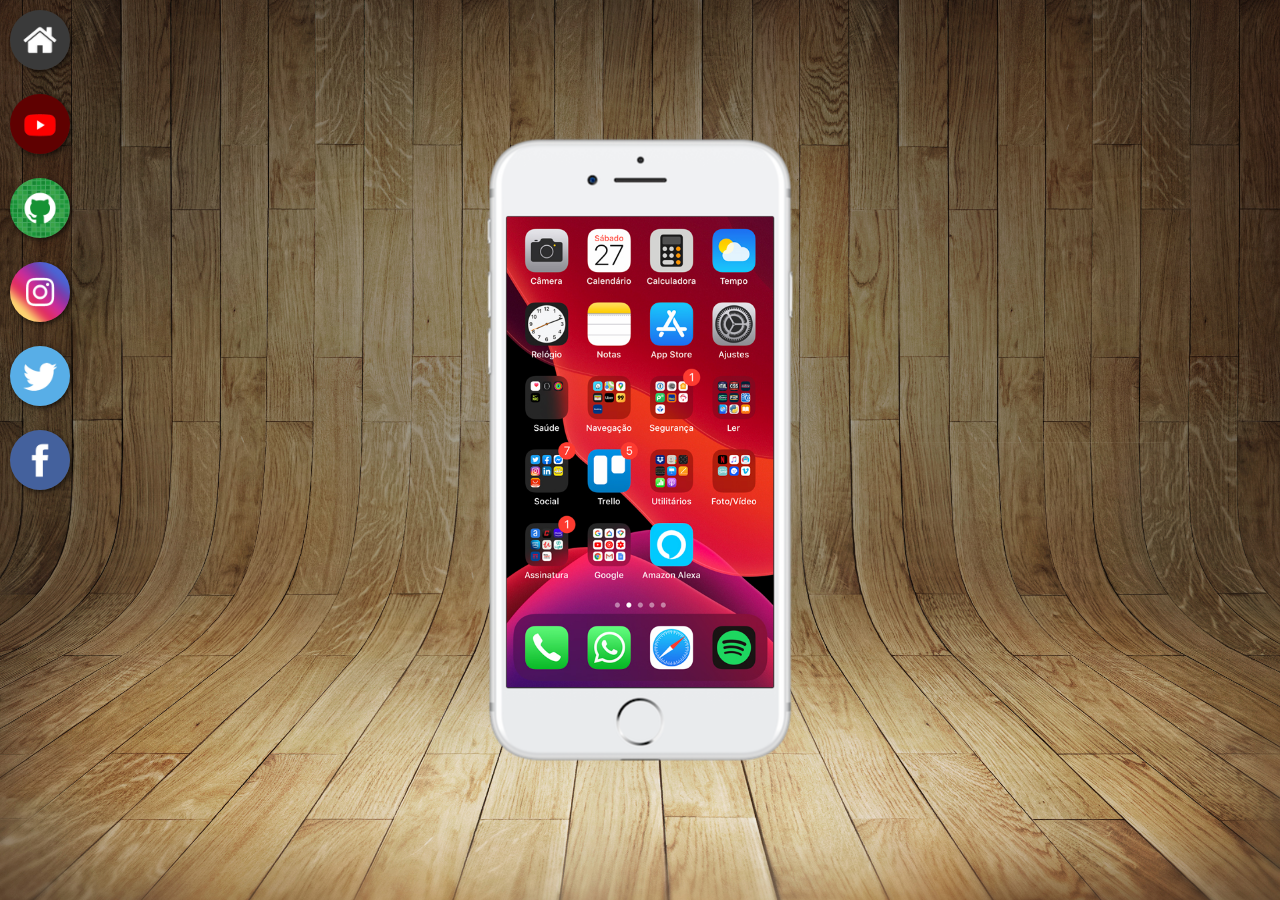
<file: index.html>
<!DOCTYPE html>
<html lang="en">
<head>
    <meta charset="UTF-8">
    <meta http-equiv="X-UA-Compatible" content="IE=edge">
    <meta name="viewport" content="width=device-width, initial-scale=1.0">
    <link rel="shortcut icon" href="favicon.ico" type="image/x-icon">
    <link rel="stylesheet" href="estilos/style.css">
    <title>Projetos sociais</title>
</head>
<body>
    <main>
        <section id="telefone">
            <iframe src="home.html" name="tela" id="tela" frameborder="0">Seu navegador não é compativel com essa tela</iframe>

        </section>
        <section id="redes-sociais">
            <a href="home.html" target="tela"><img src="imagens/logo-home.jpg" alt="home"></a><br>
            <a href="youtube.html" target="tela"><img src="imagens/logo-youtube.jpg" alt="youtube"></a><br>
            <a href="github.html" target="tela"><img src="imagens/logo-github.jpg" alt="github"></a><br>
            <a href="instagram.html" target="tela"><img src="imagens/logo-instagram.jpg" alt="instagram"></a><br>
            <a href="twitter.html" target="tela"><img src="imagens/logo-twitter.jpg" alt="twitter"></a><br>
            <a href="facebook.html" target="tela"><img src="imagens/logo-facebook.jpg" alt="facebook"></a>
        </section>
    </main>
</body>
</html>
</file>
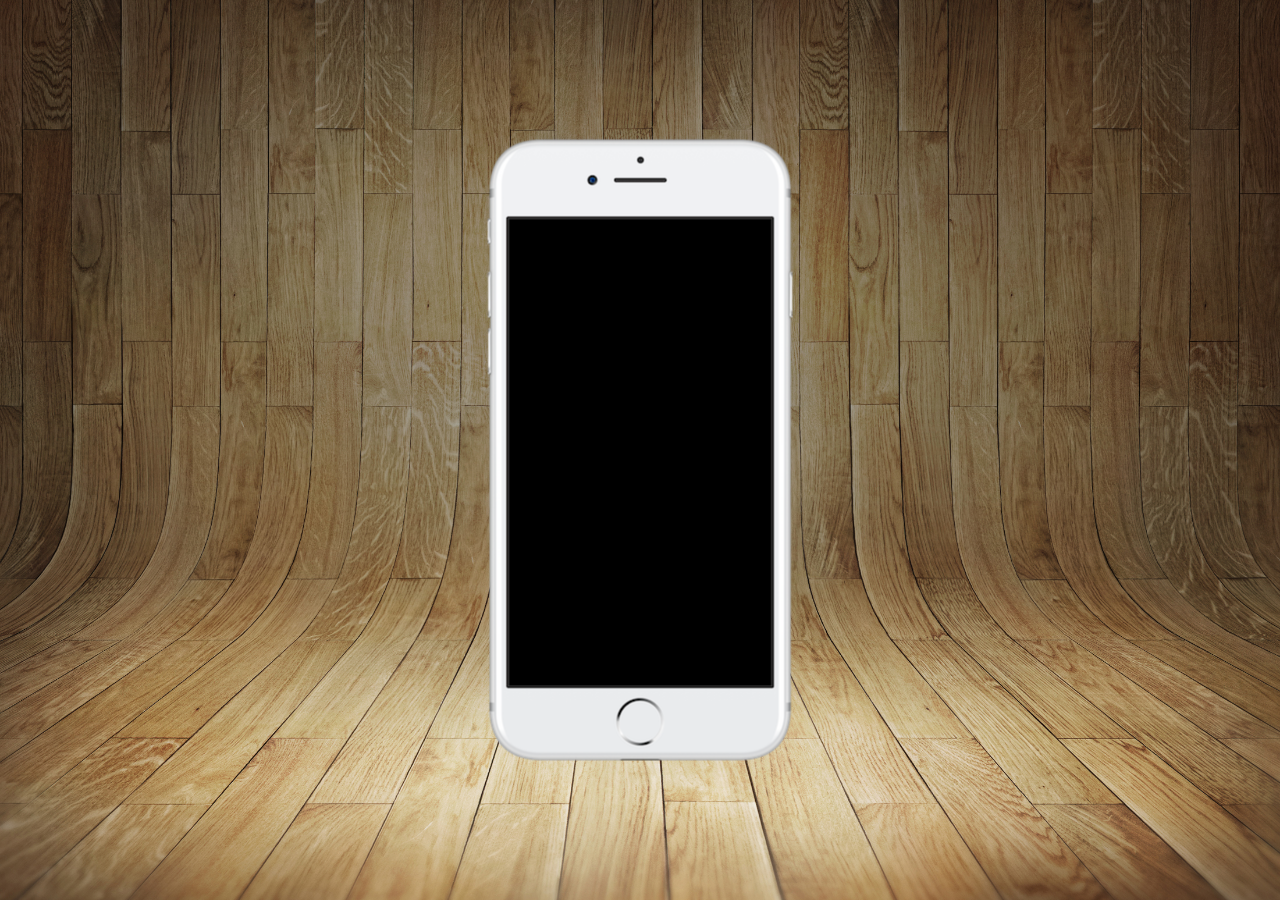
<file: projetosocial/index.html>
<!DOCTYPE html>
<html lang="en">
<head>
    <meta charset="UTF-8">
    <meta http-equiv="X-UA-Compatible" content="IE=edge">
    <meta name="viewport" content="width=device-width, initial-scale=1.0">
    <link rel="shortcut icon" href="favicon.ico" type="image/x-icon">
    <link rel="stylesheet" href="estilos/style.css">
    <title>Projetos sociais</title>
</head>
<body>
    <main>
        <section id="telefone">

        </section>
        <section id="redes-sociais">

        </section>
    </main>
</body>
</html>
</file>
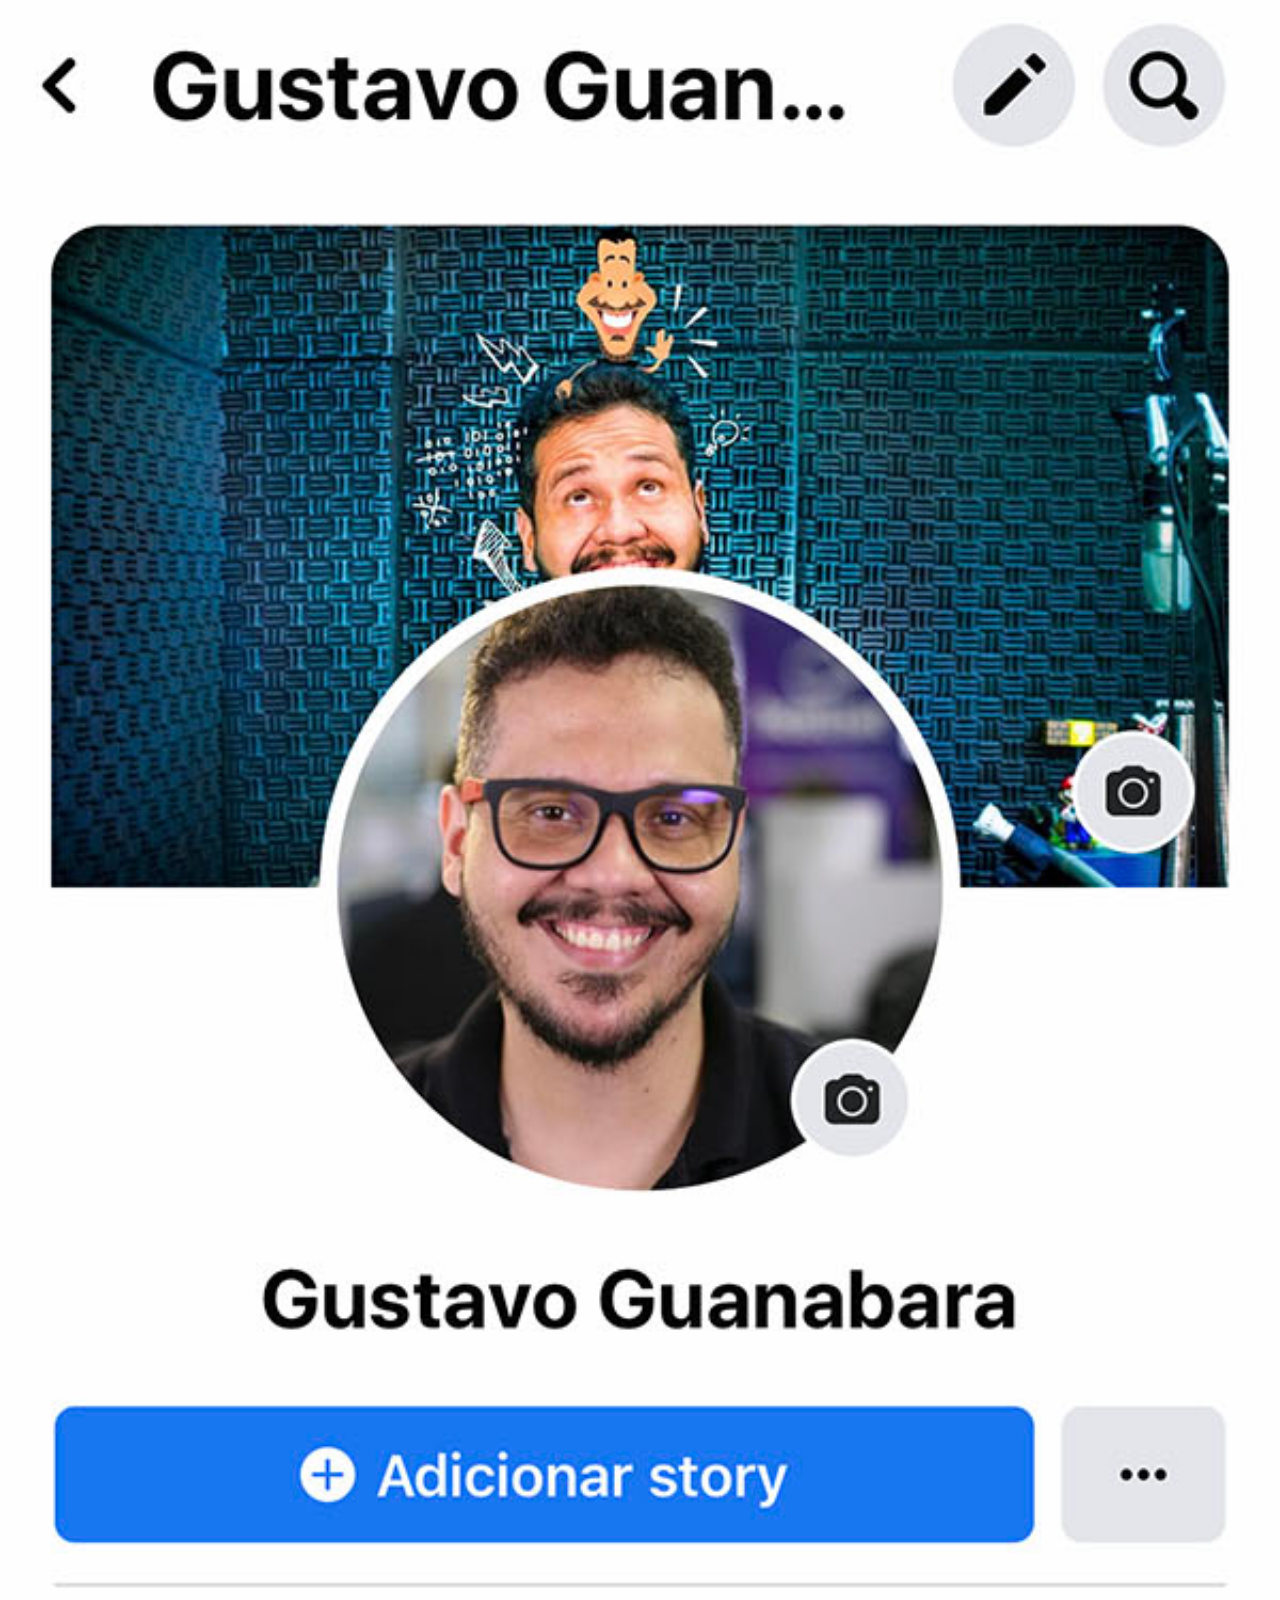
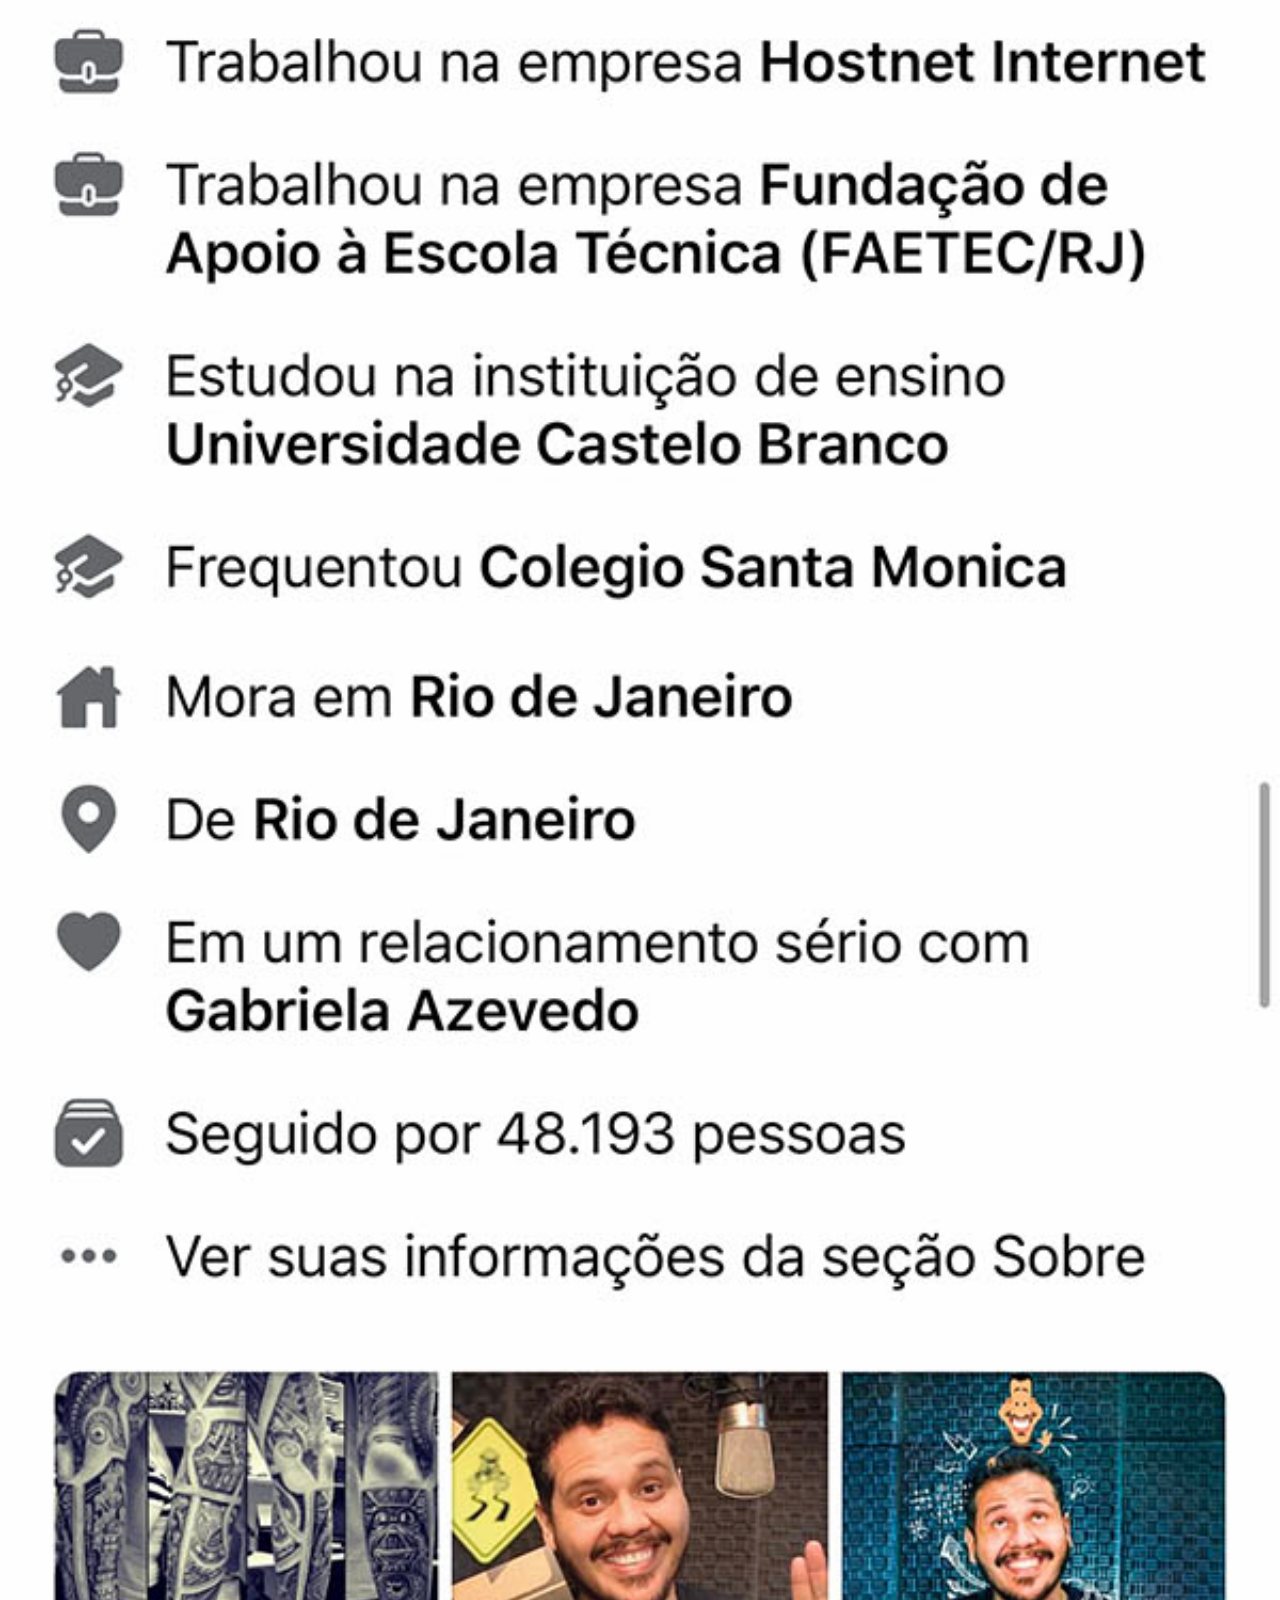
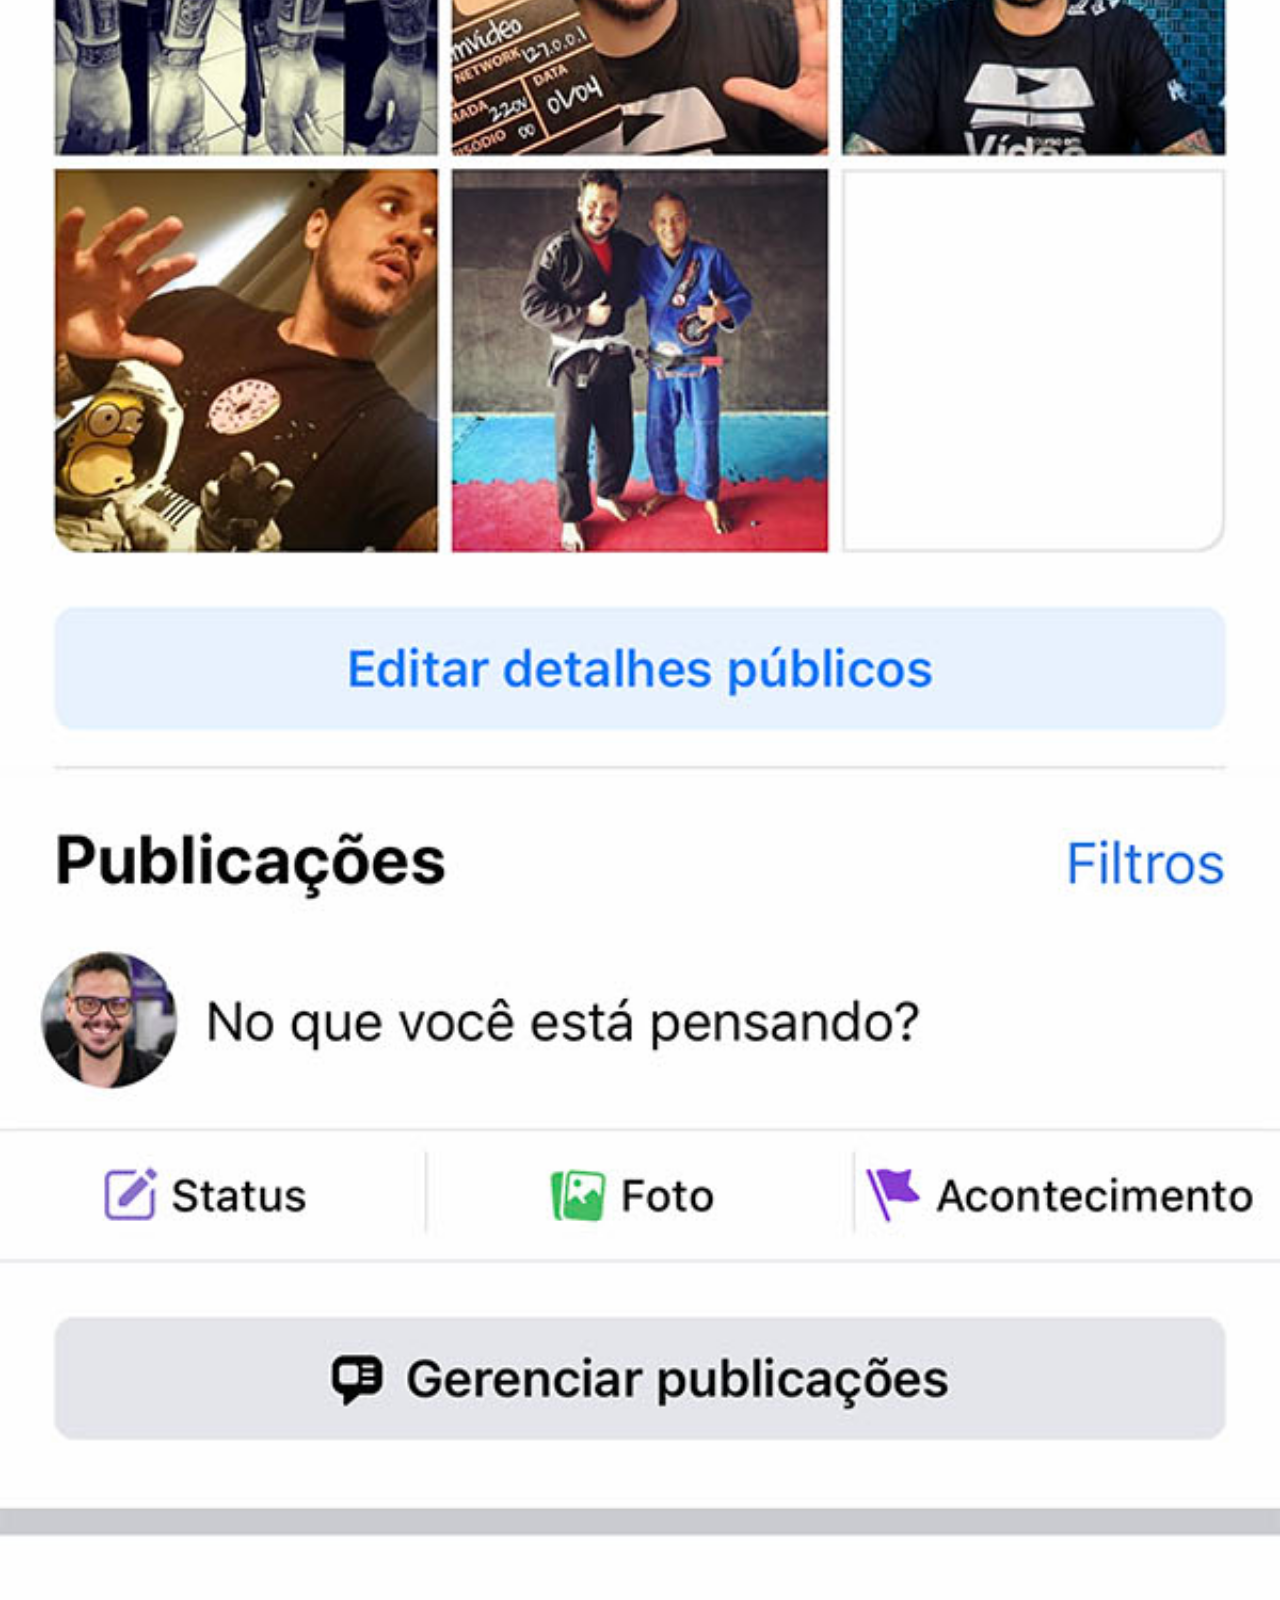
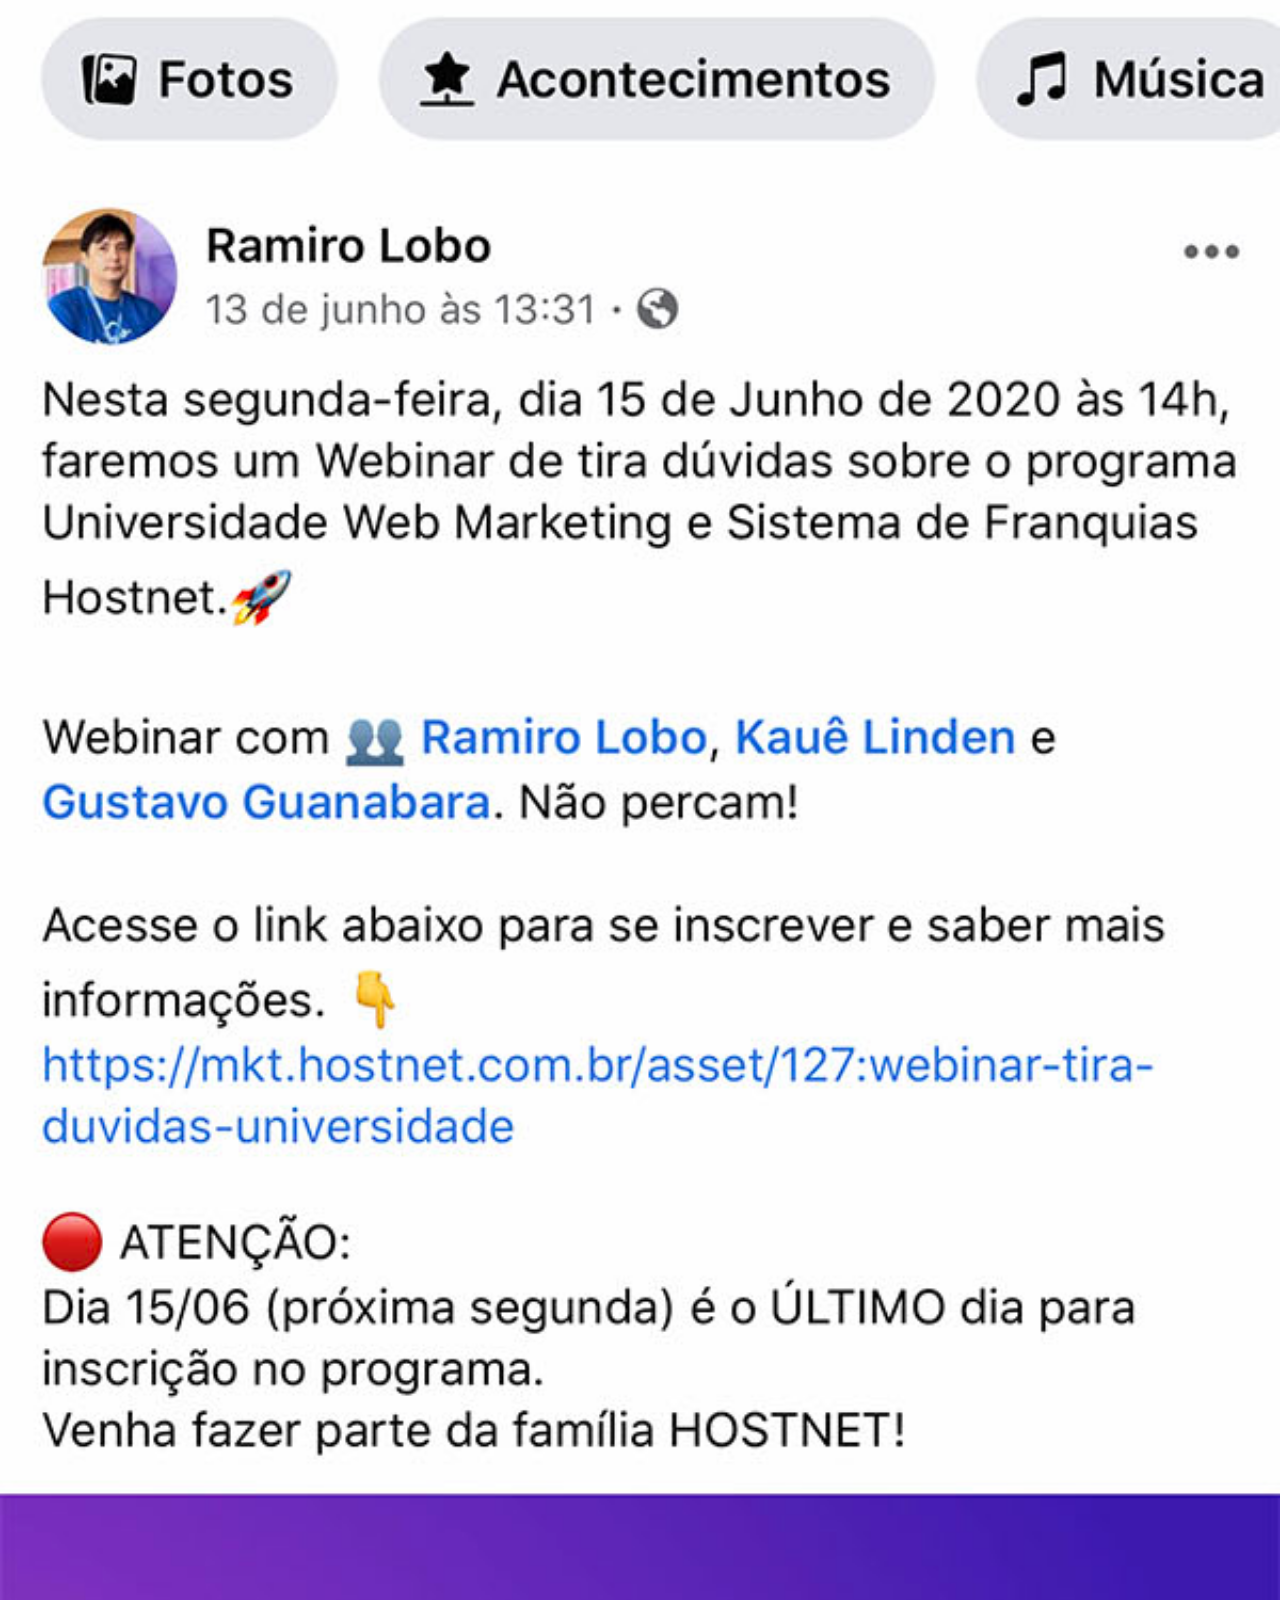
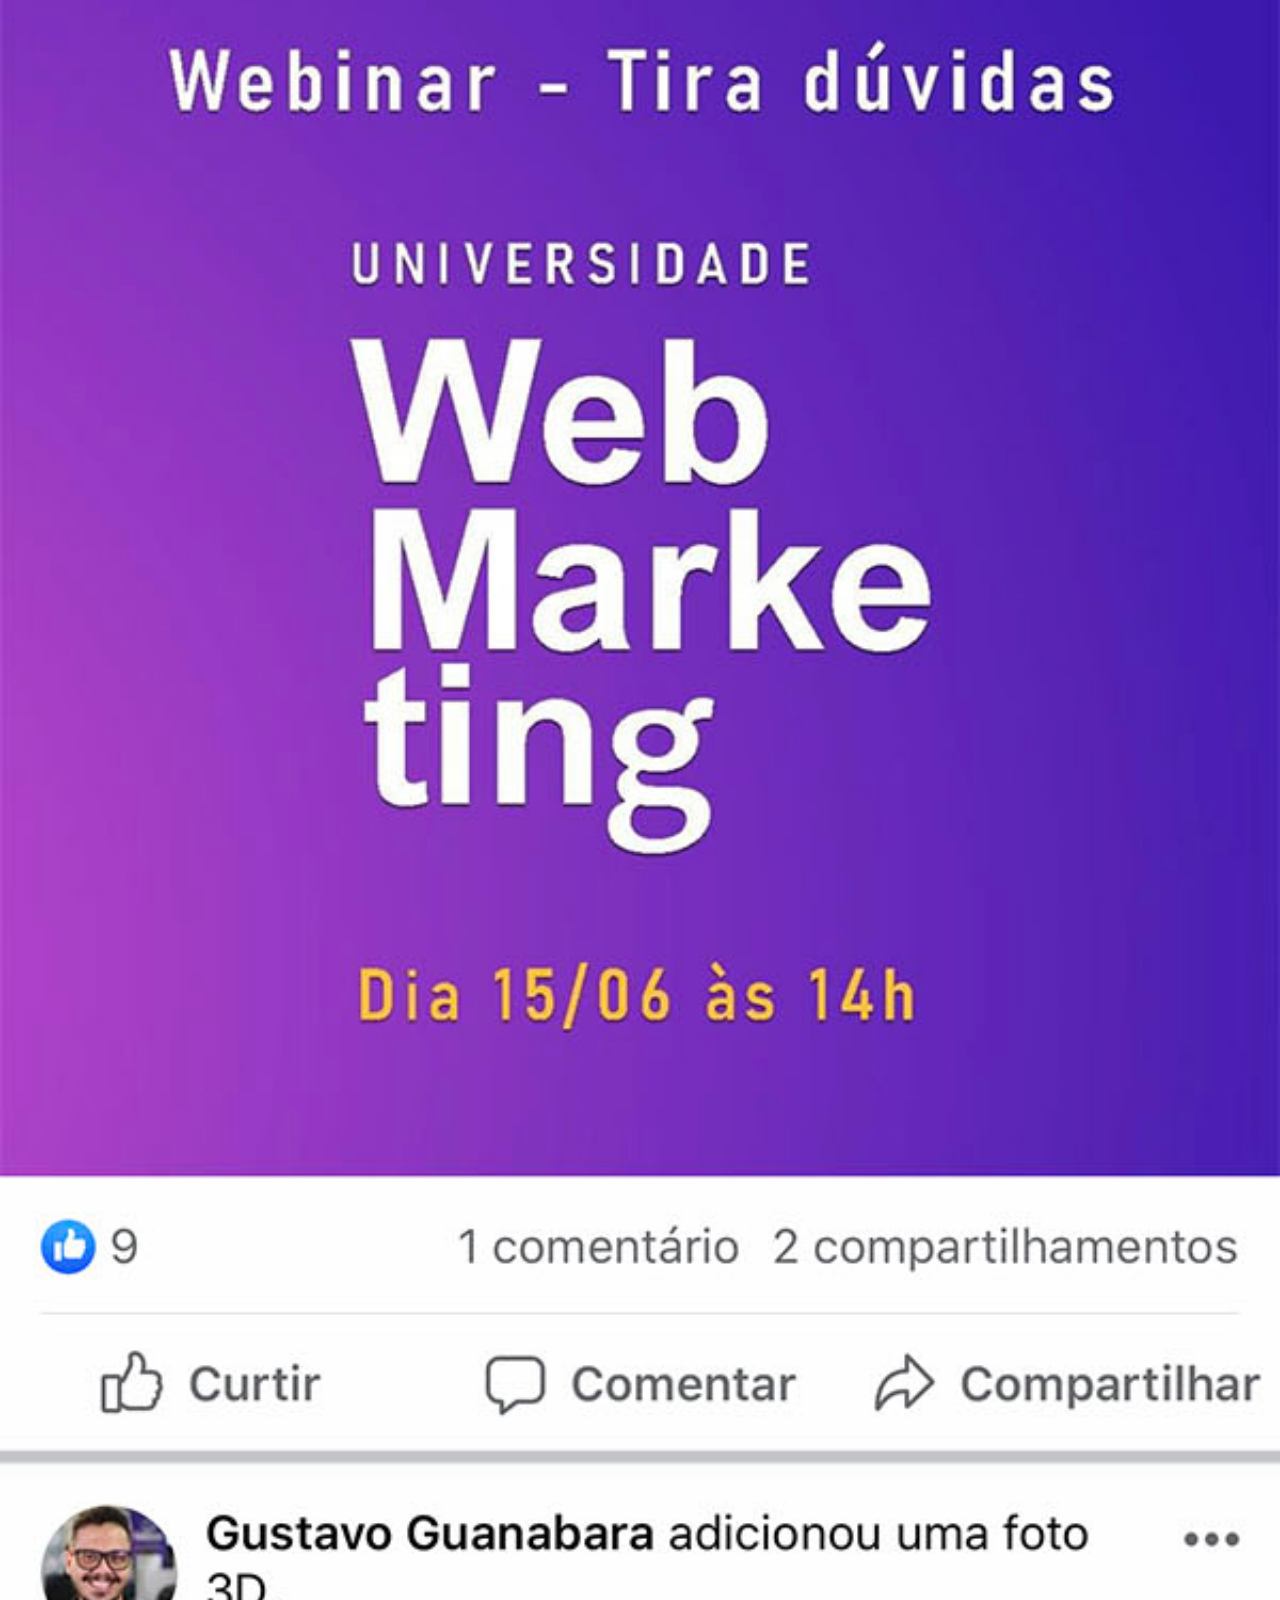
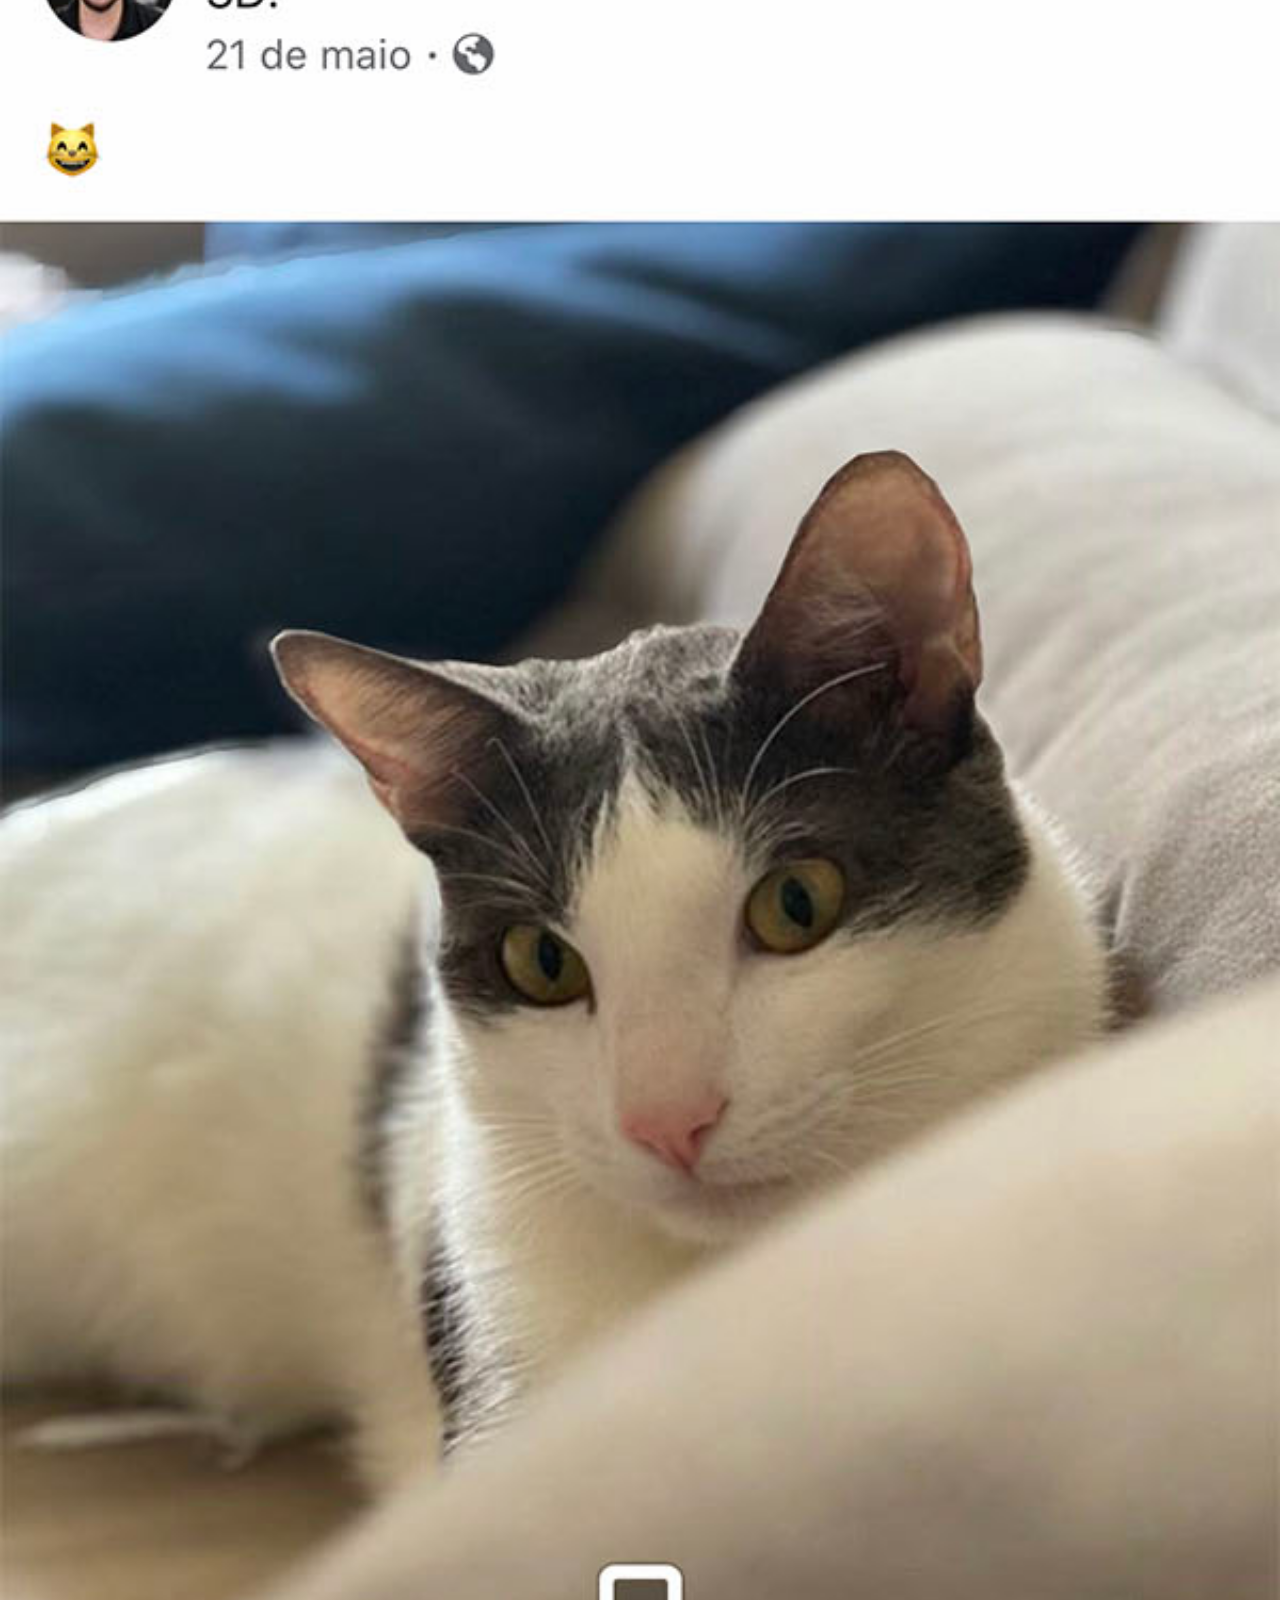
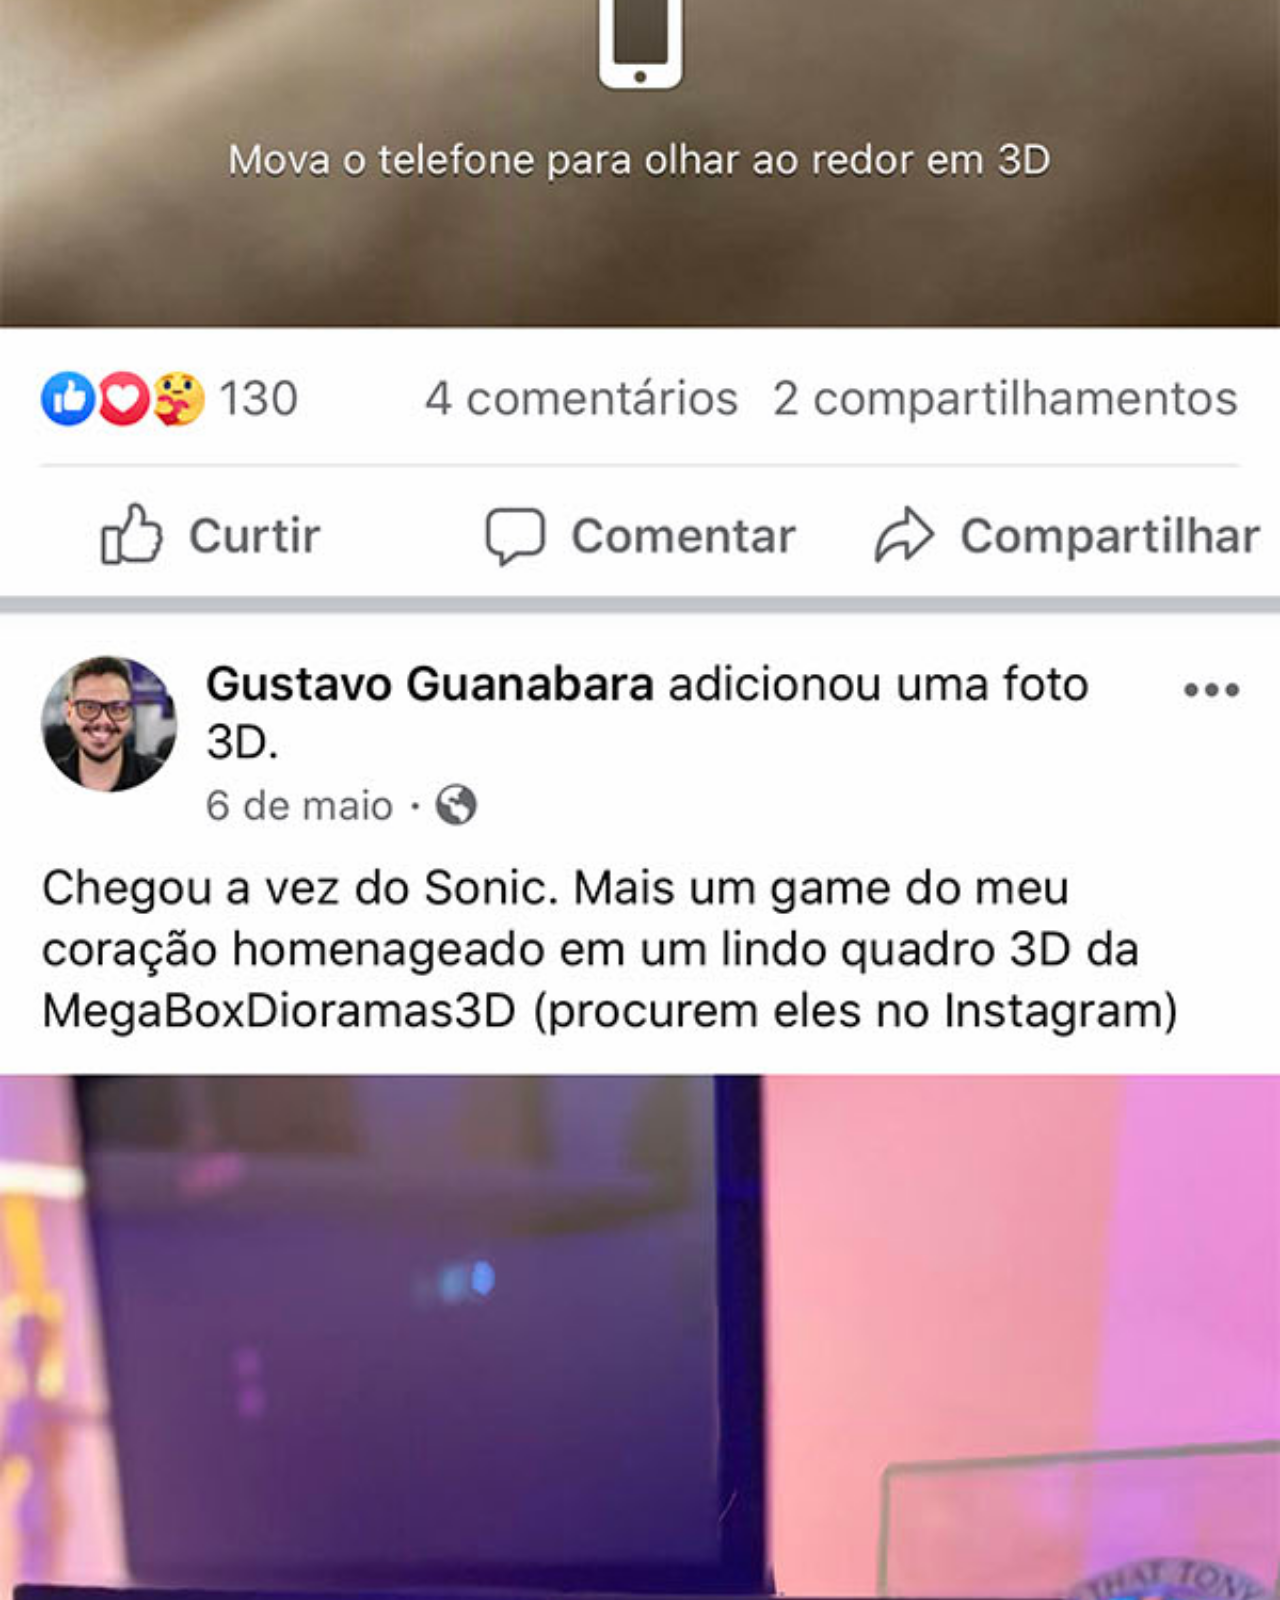
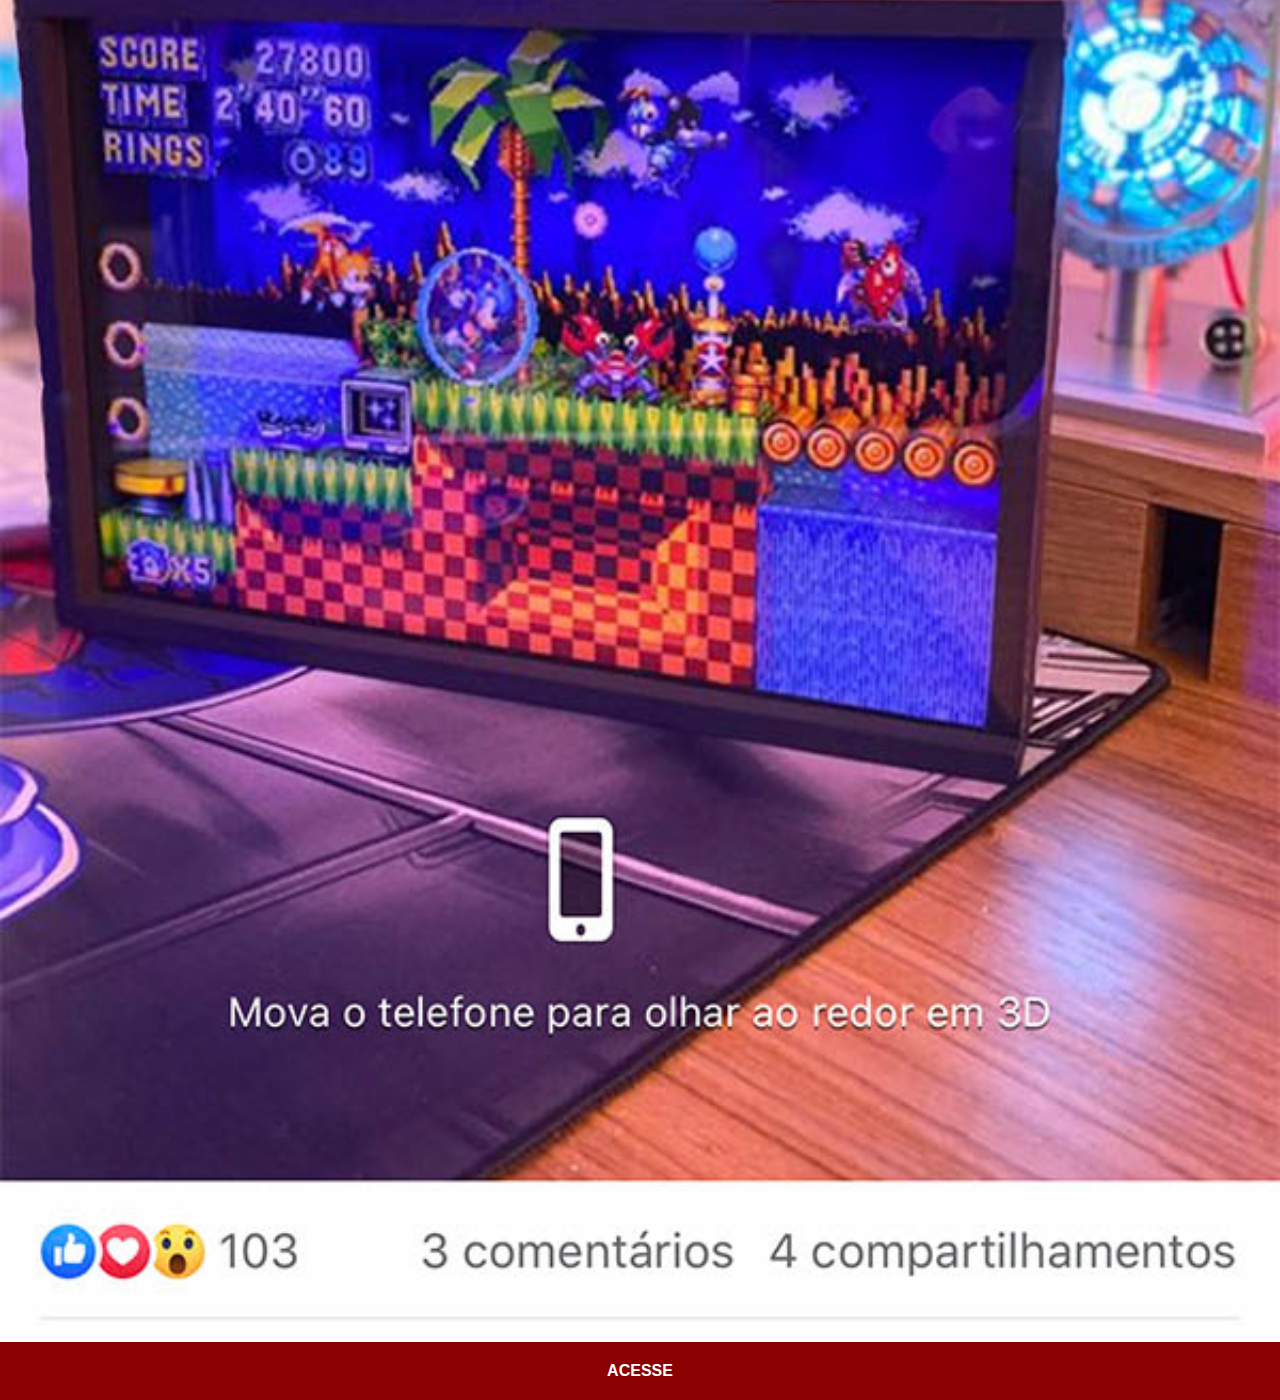
<file: facebook.html>
<!DOCTYPE html>
<html lang="pt-br">
<head>
    <meta charset="UTF-8">
    <meta http-equiv="X-UA-Compatible" content="IE=edge">
    <meta name="viewport" content="width=device-width, initial-scale=1.0">
    <link rel="stylesheet" href="estilos/social.css">
    <title>Facebook</title>
</head>
<body>
    <img src="imagens/tela-facebook.jpg" alt="facebook">
    <a href="https://pt-br.facebook.com/" target="_blank">ACESSE</a>    
</body>
</html>
</file>
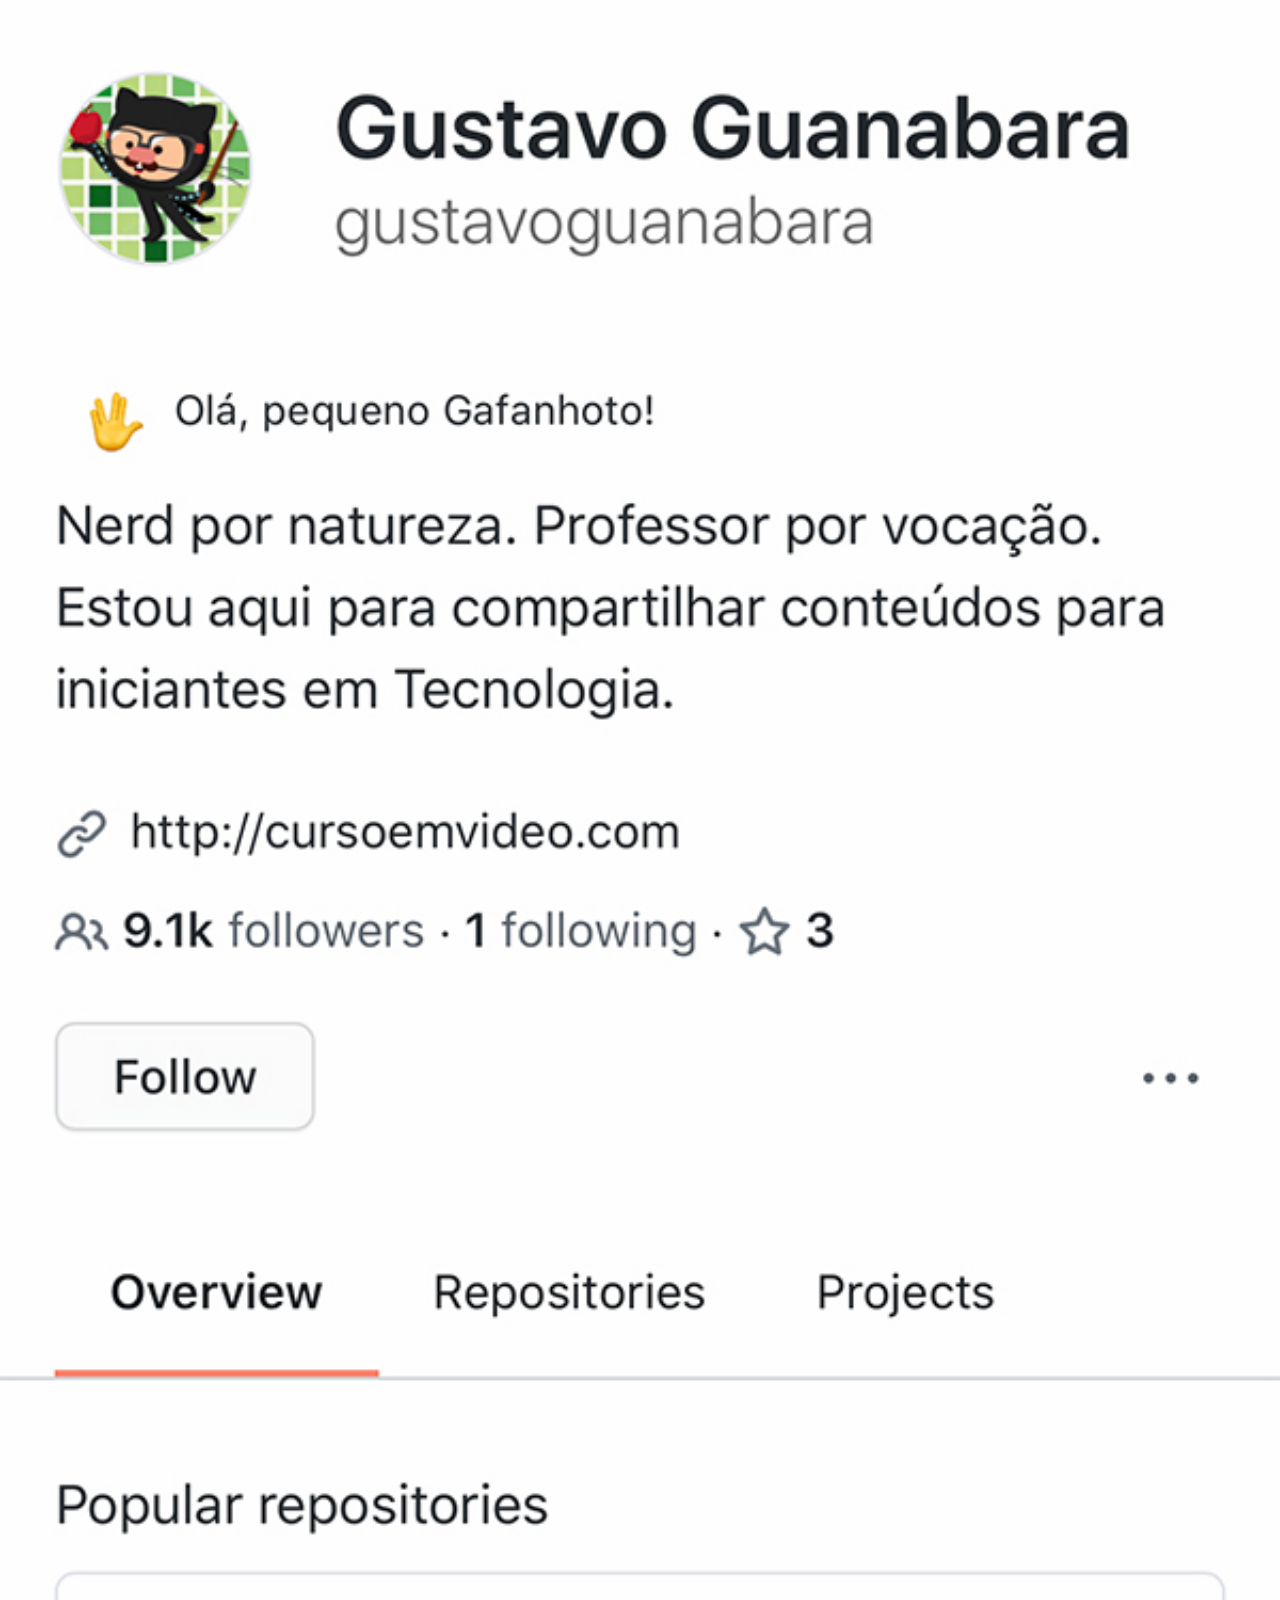
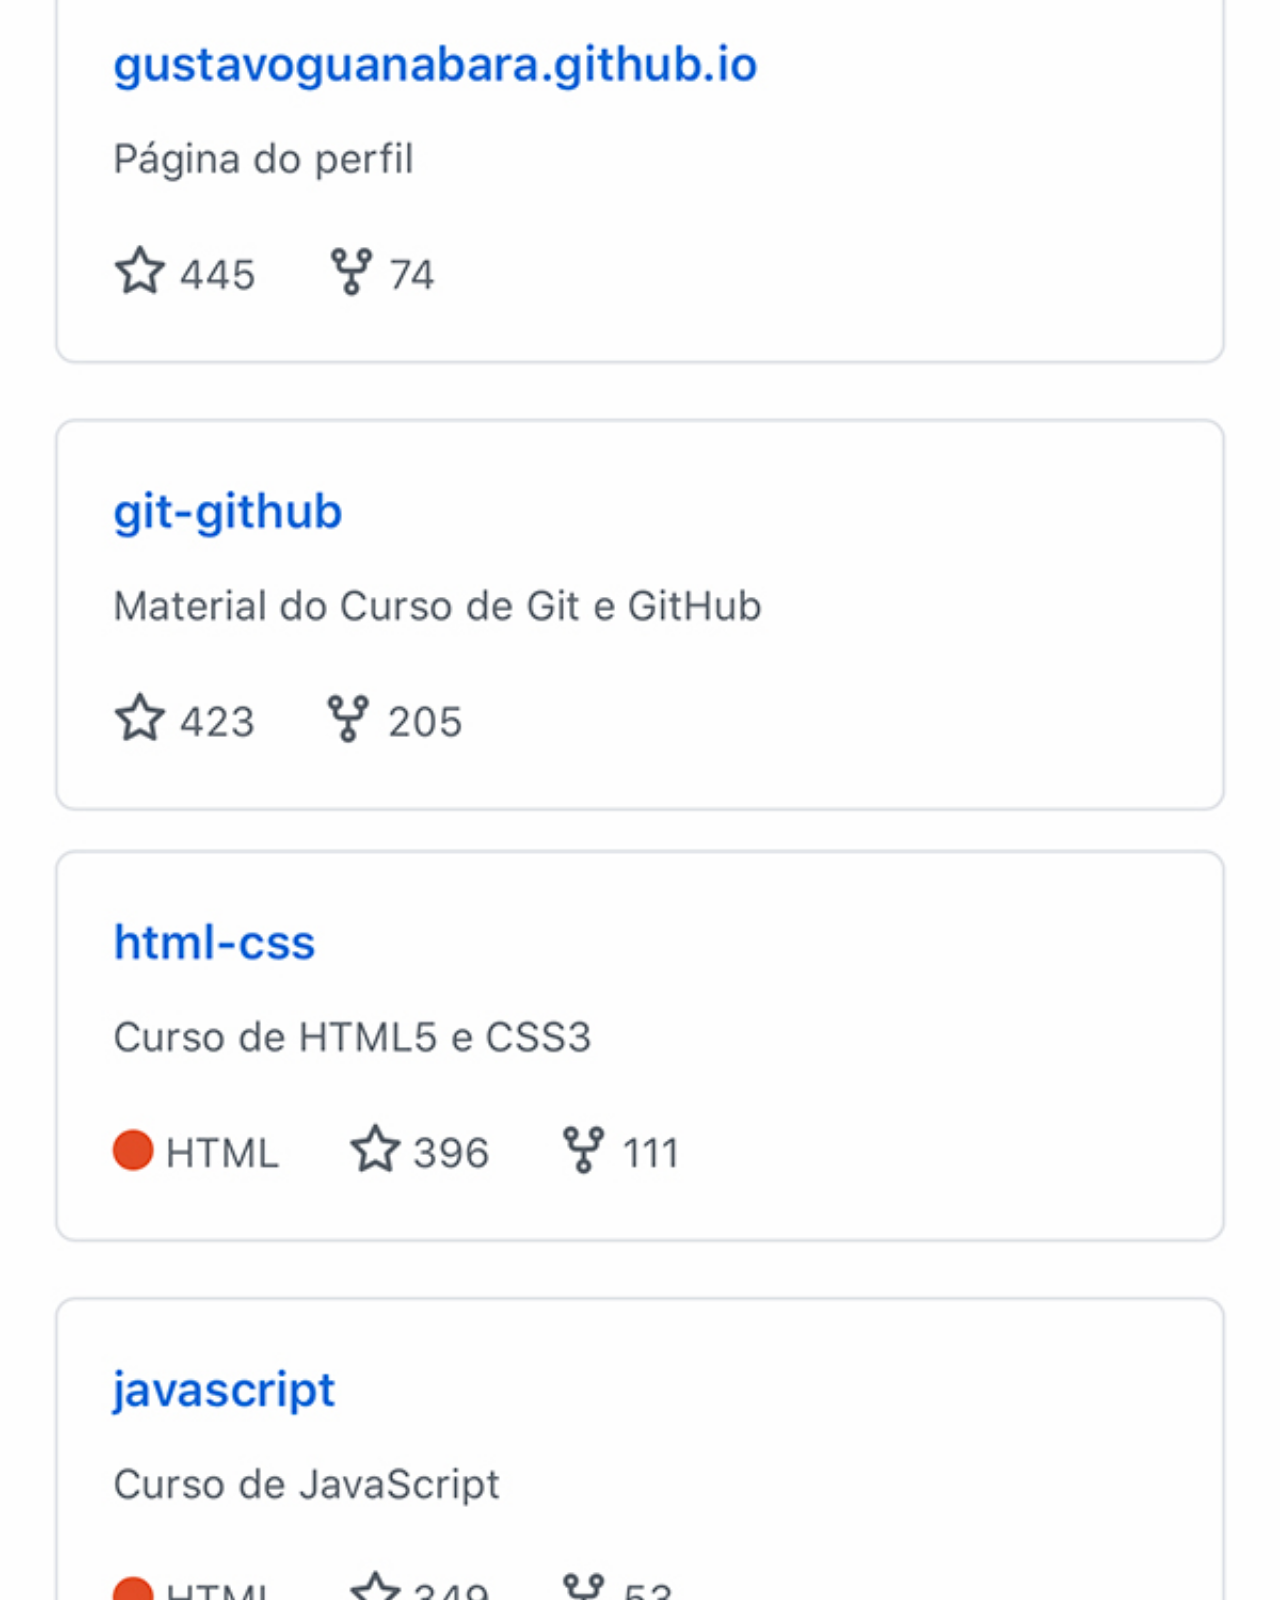
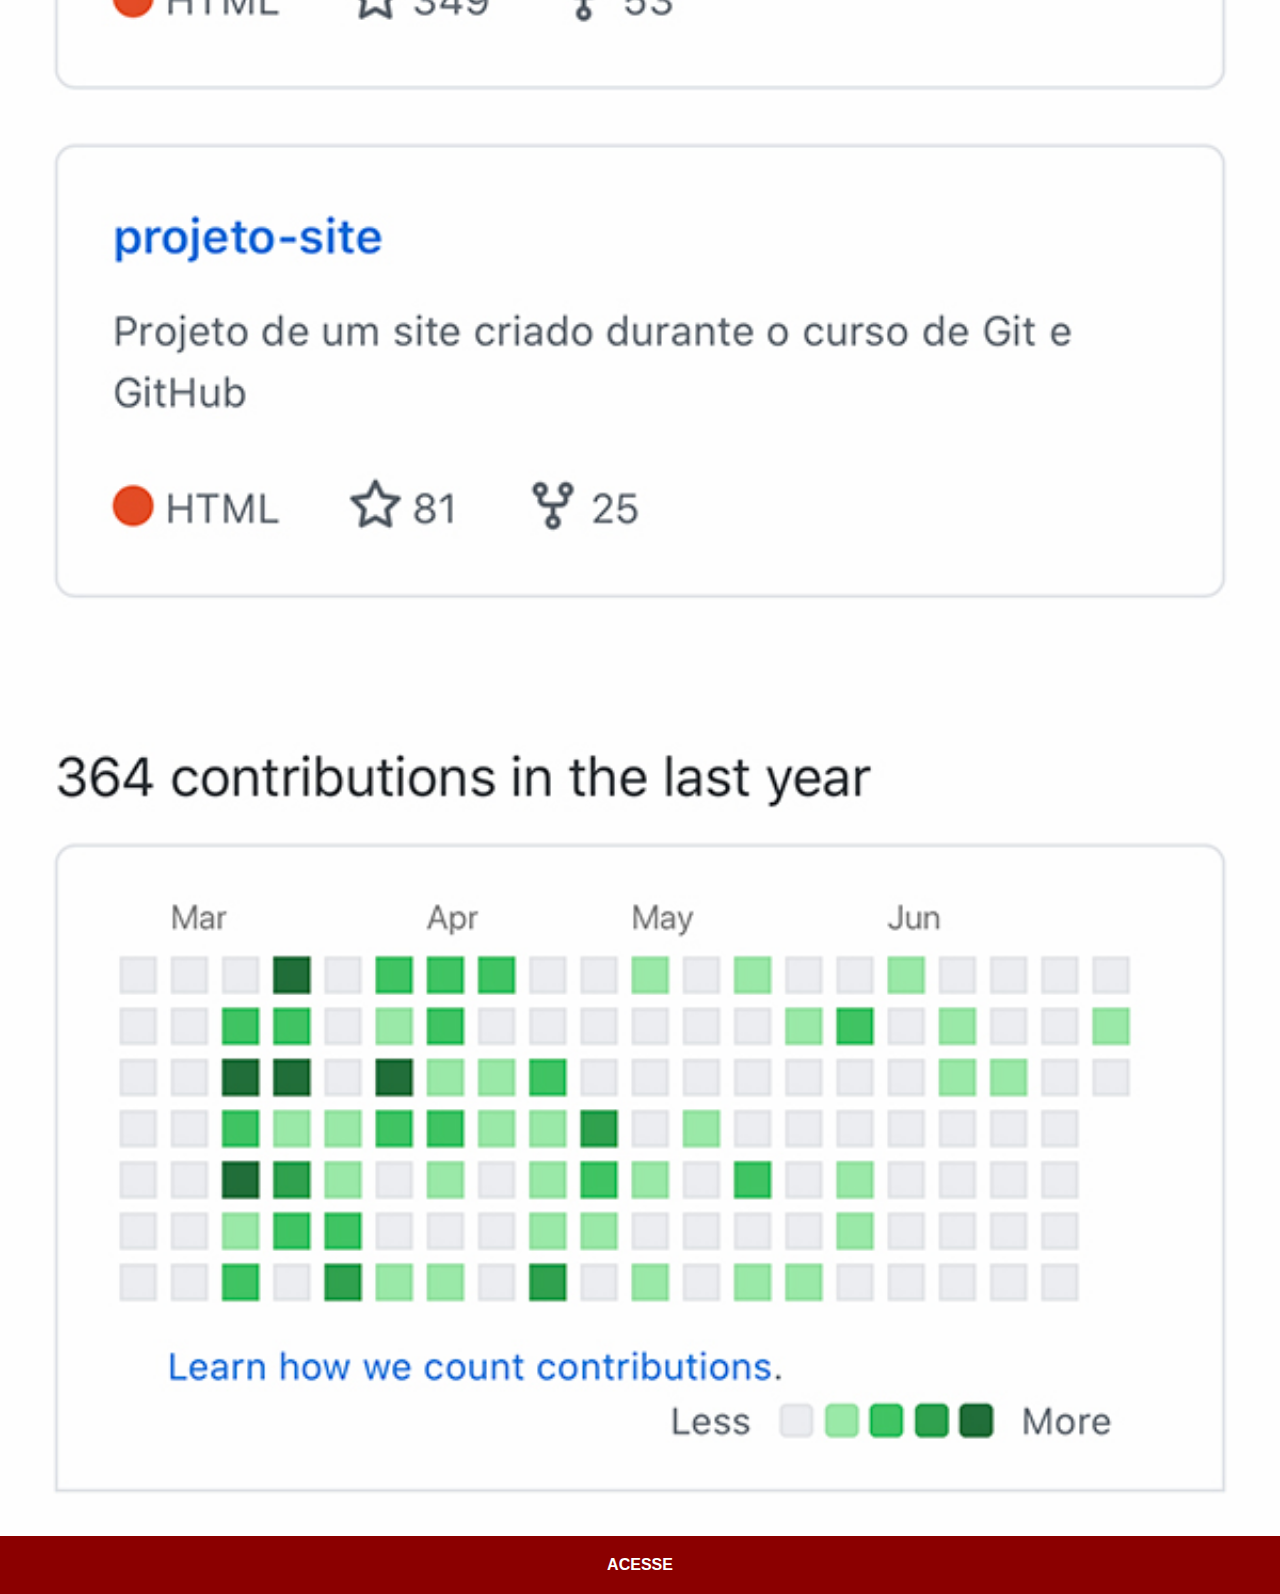
<file: github.html>
<!DOCTYPE html>
<html lang="pt-br">
<head>
    <meta charset="UTF-8">
    <meta http-equiv="X-UA-Compatible" content="IE=edge">
    <meta name="viewport" content="width=device-width, initial-scale=1.0">
    <link rel="stylesheet" href="estilos/social.css">
    <title>Github</title>
</head>
<body>
    <img src="imagens/tela-github.jpg" alt="Github">
    <a href="https://github.com/arakakivan" target="_blank">ACESSE</a>
</body>
</html>
</file>
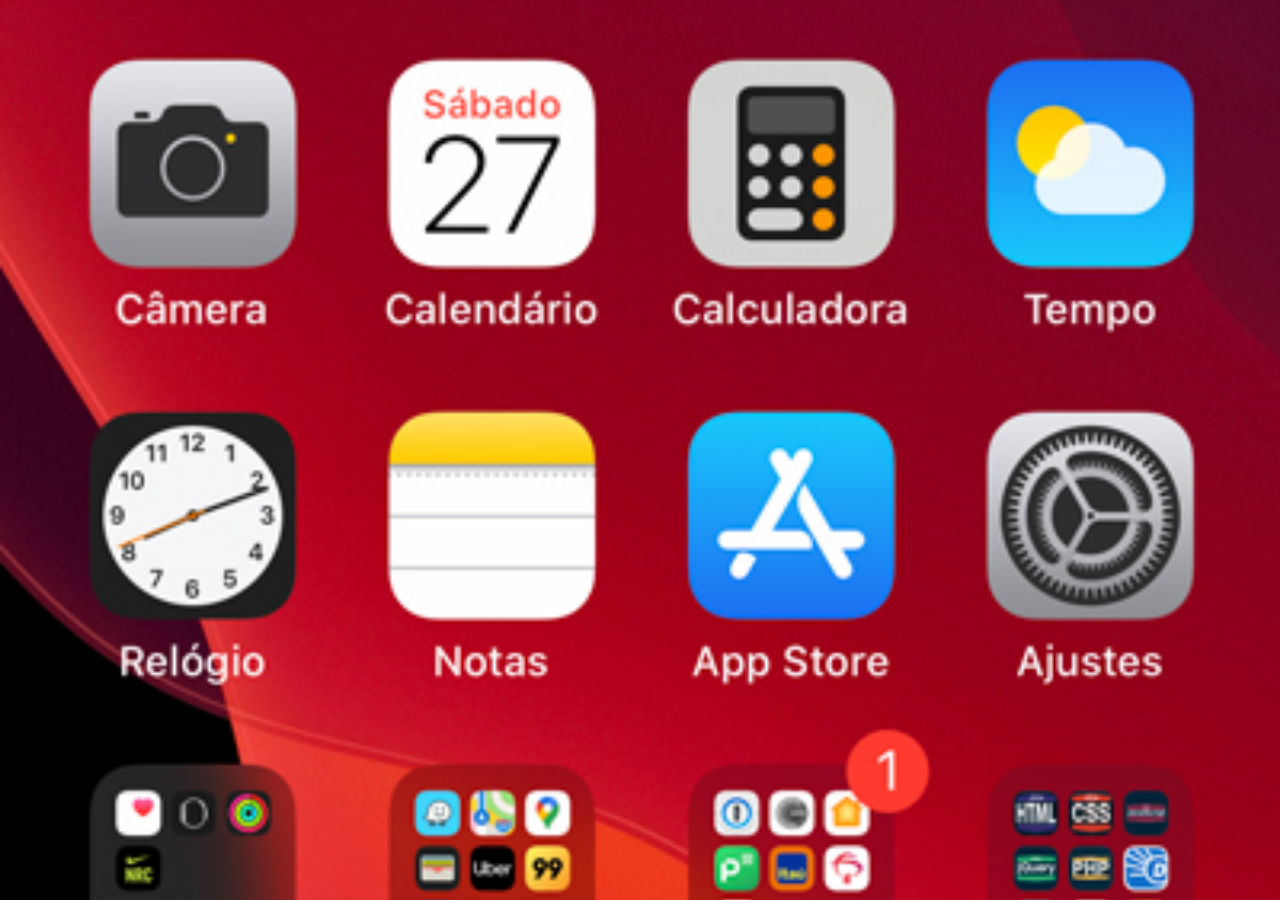
<file: home.html>
<!DOCTYPE html>
<html lang="pt-br">
<head>
    <meta charset="UTF-8">
    <meta http-equiv="X-UA-Compatible" content="IE=edge">
    <meta name="viewport" content="width=device-width, initial-scale=1.0">
    <title>Home</title>
    <style>
        *{
            margin: 0px;
            padding: 0px;
        }
        body{
            width: 100vw;
            height: 100vh;
            background: black url('imagens/tela-home.jpg') no-repeat top center;
           background-size: cover;
        }
    </style>
</head>
<body>
    
</body>
</html>
</file>
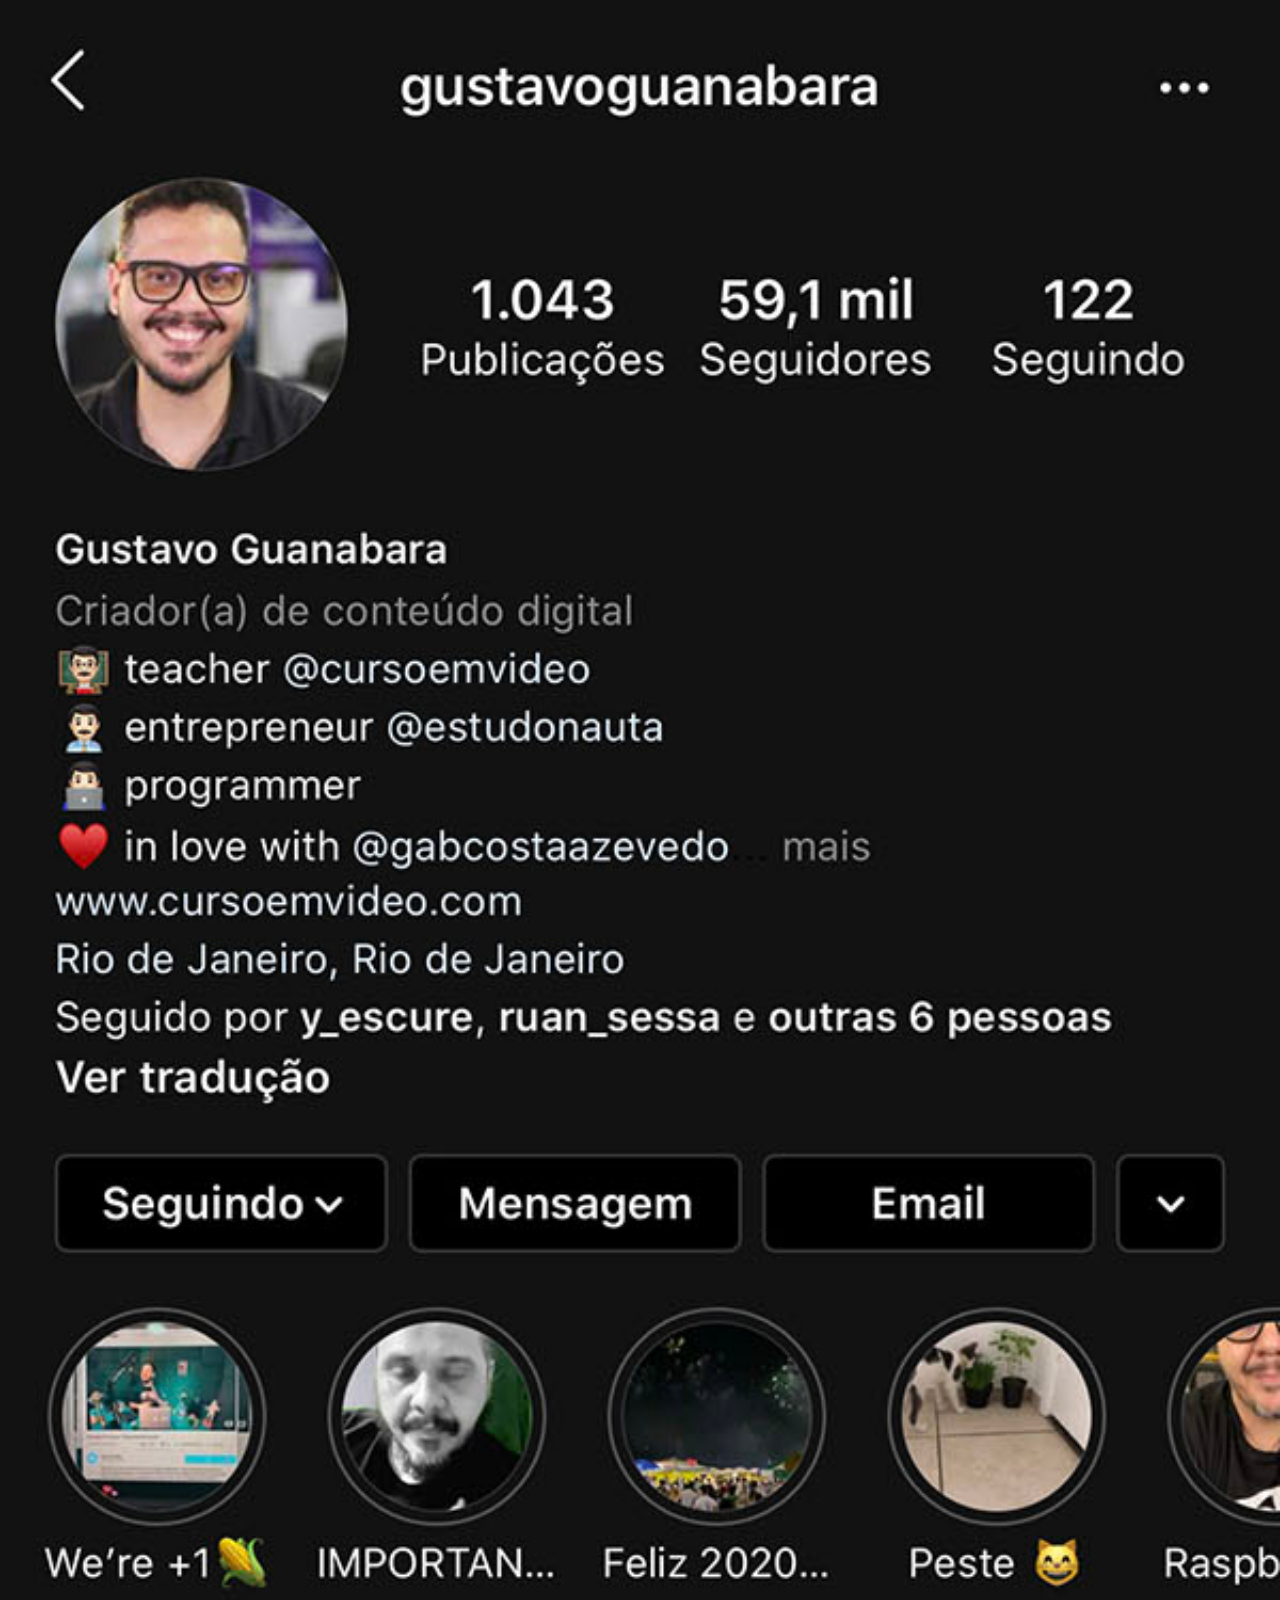
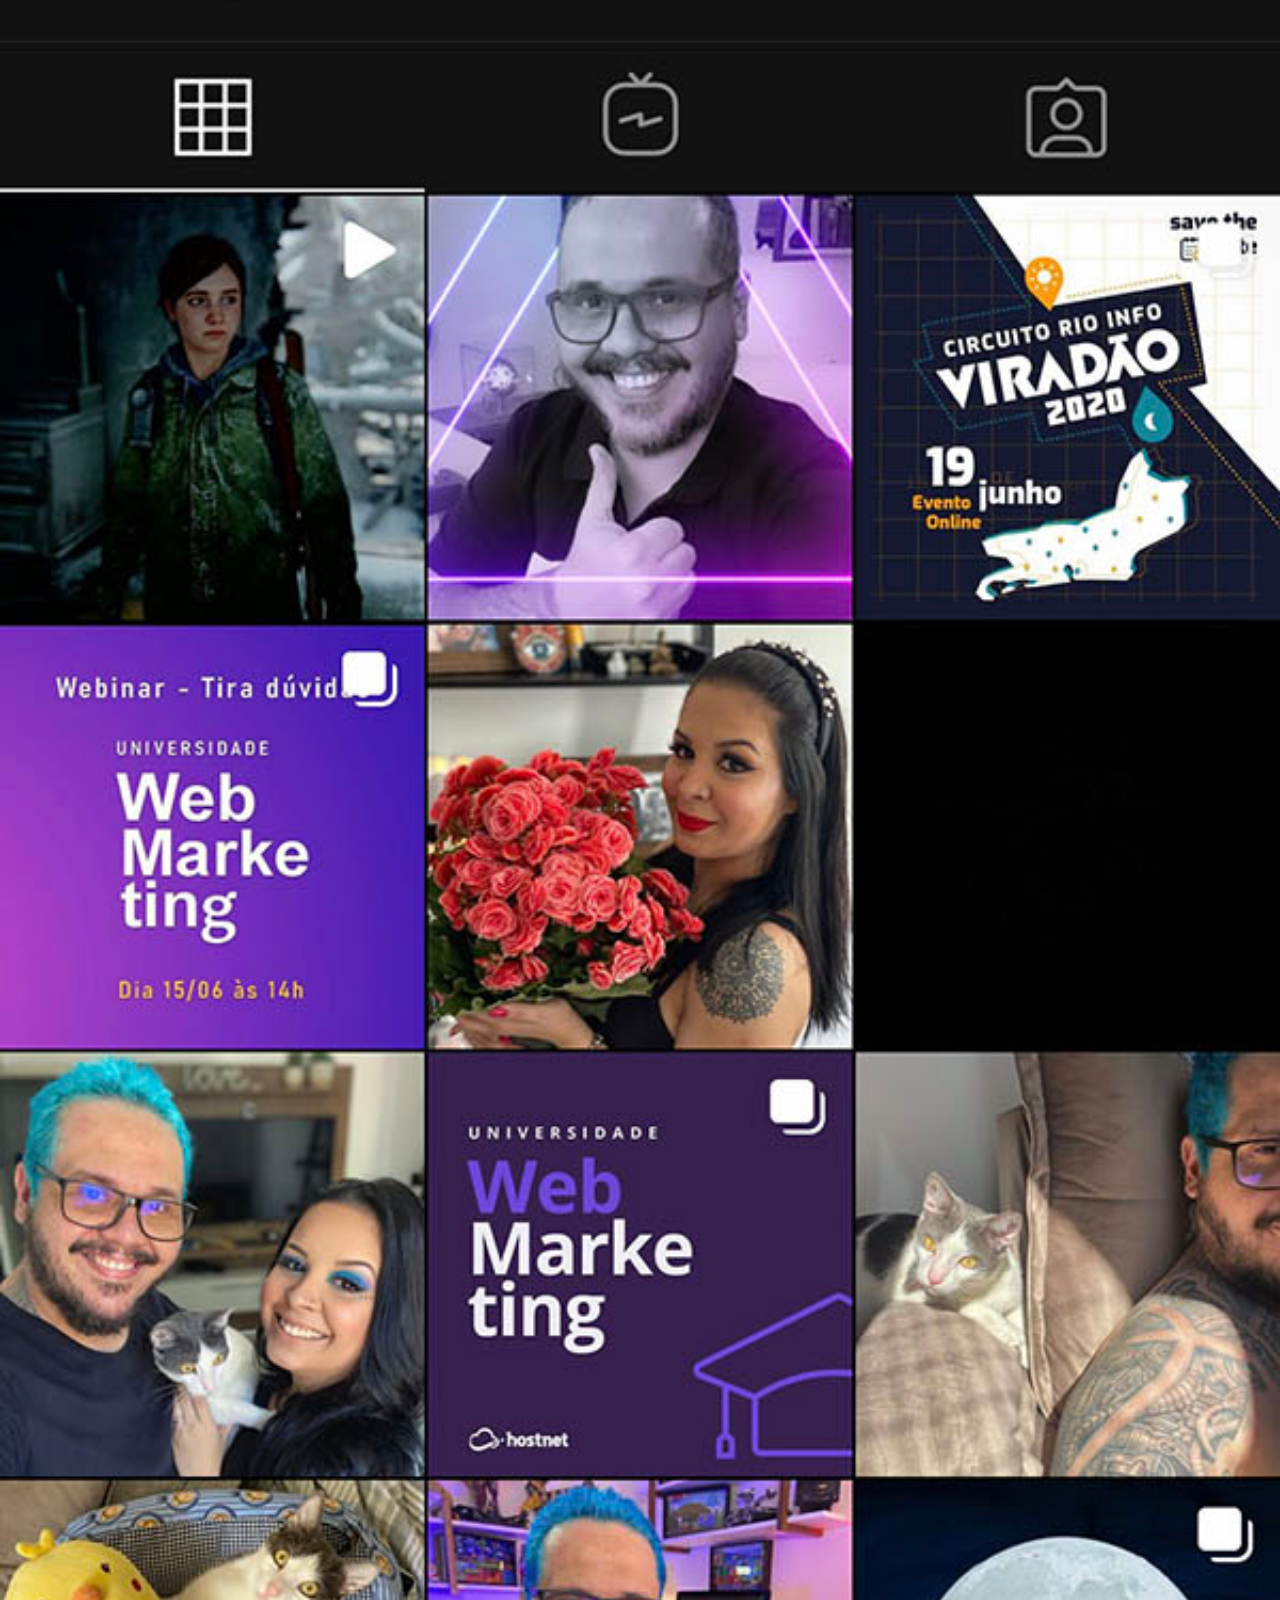
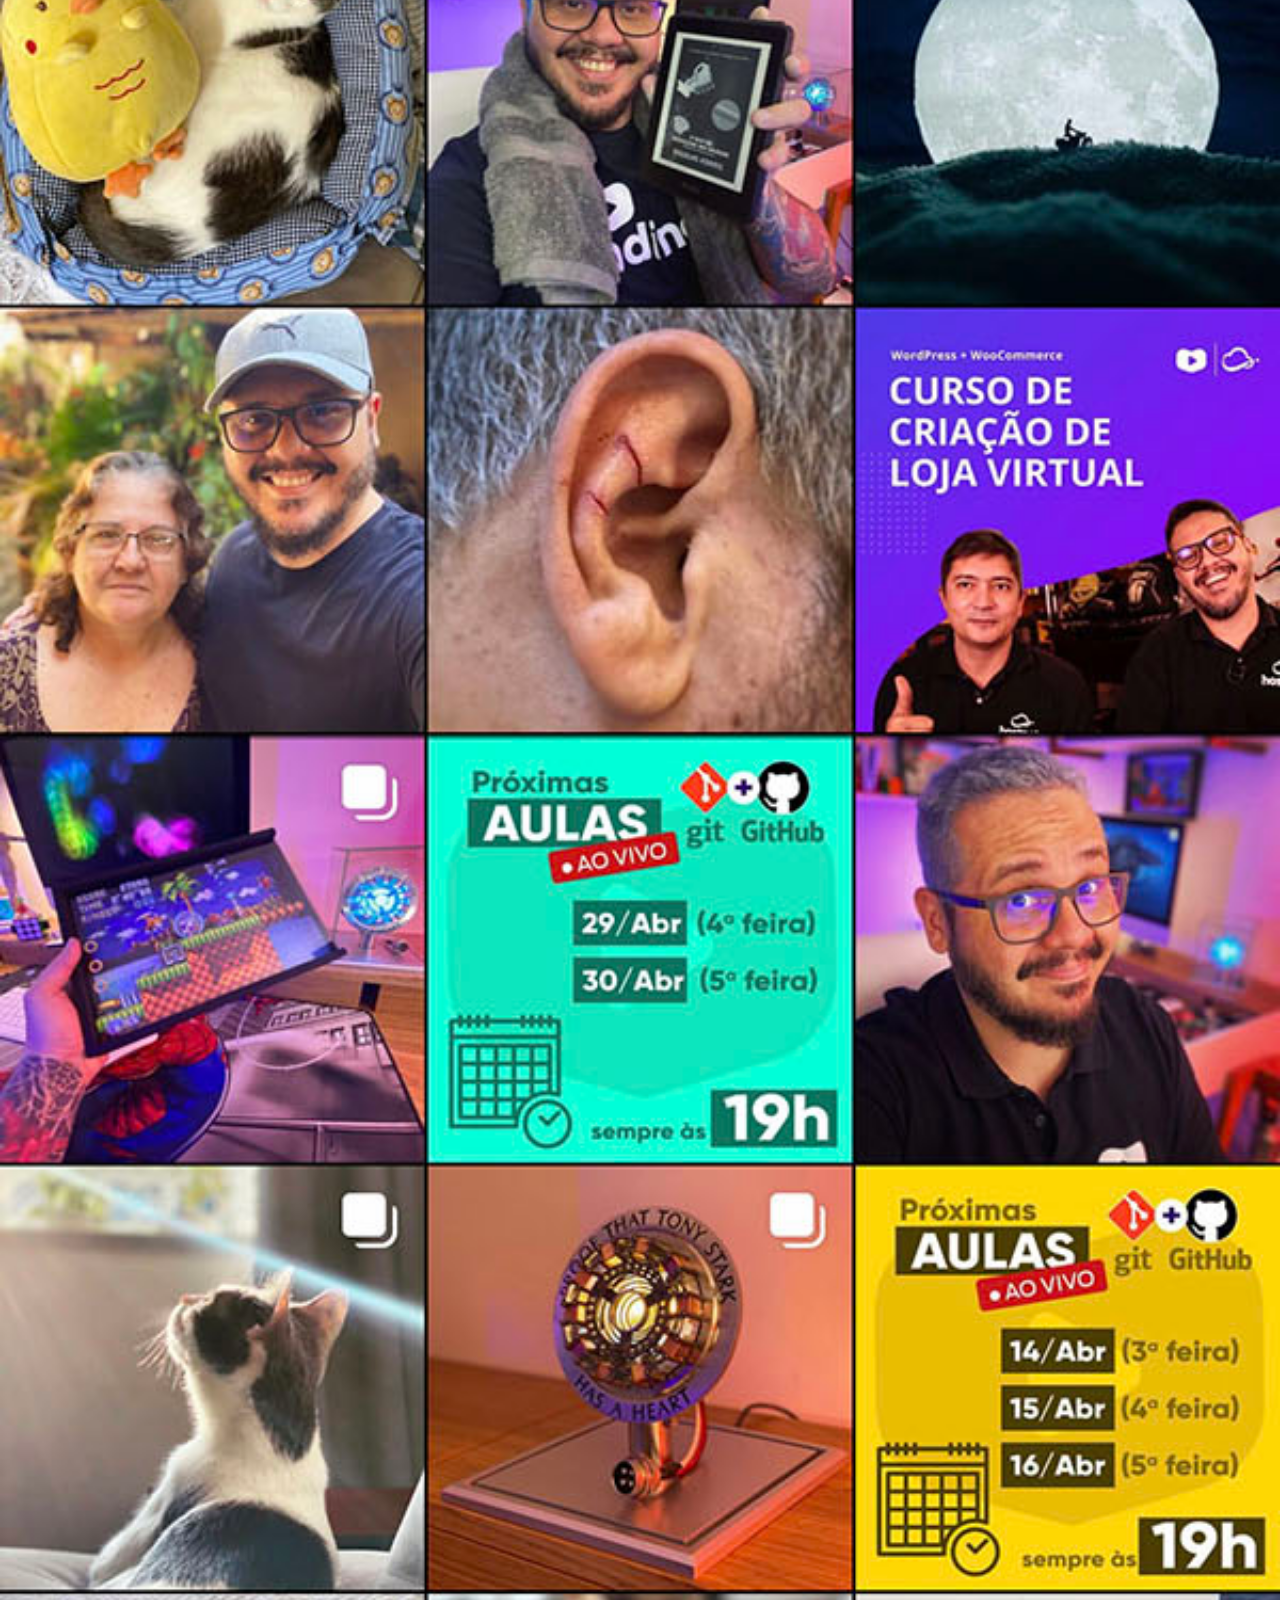
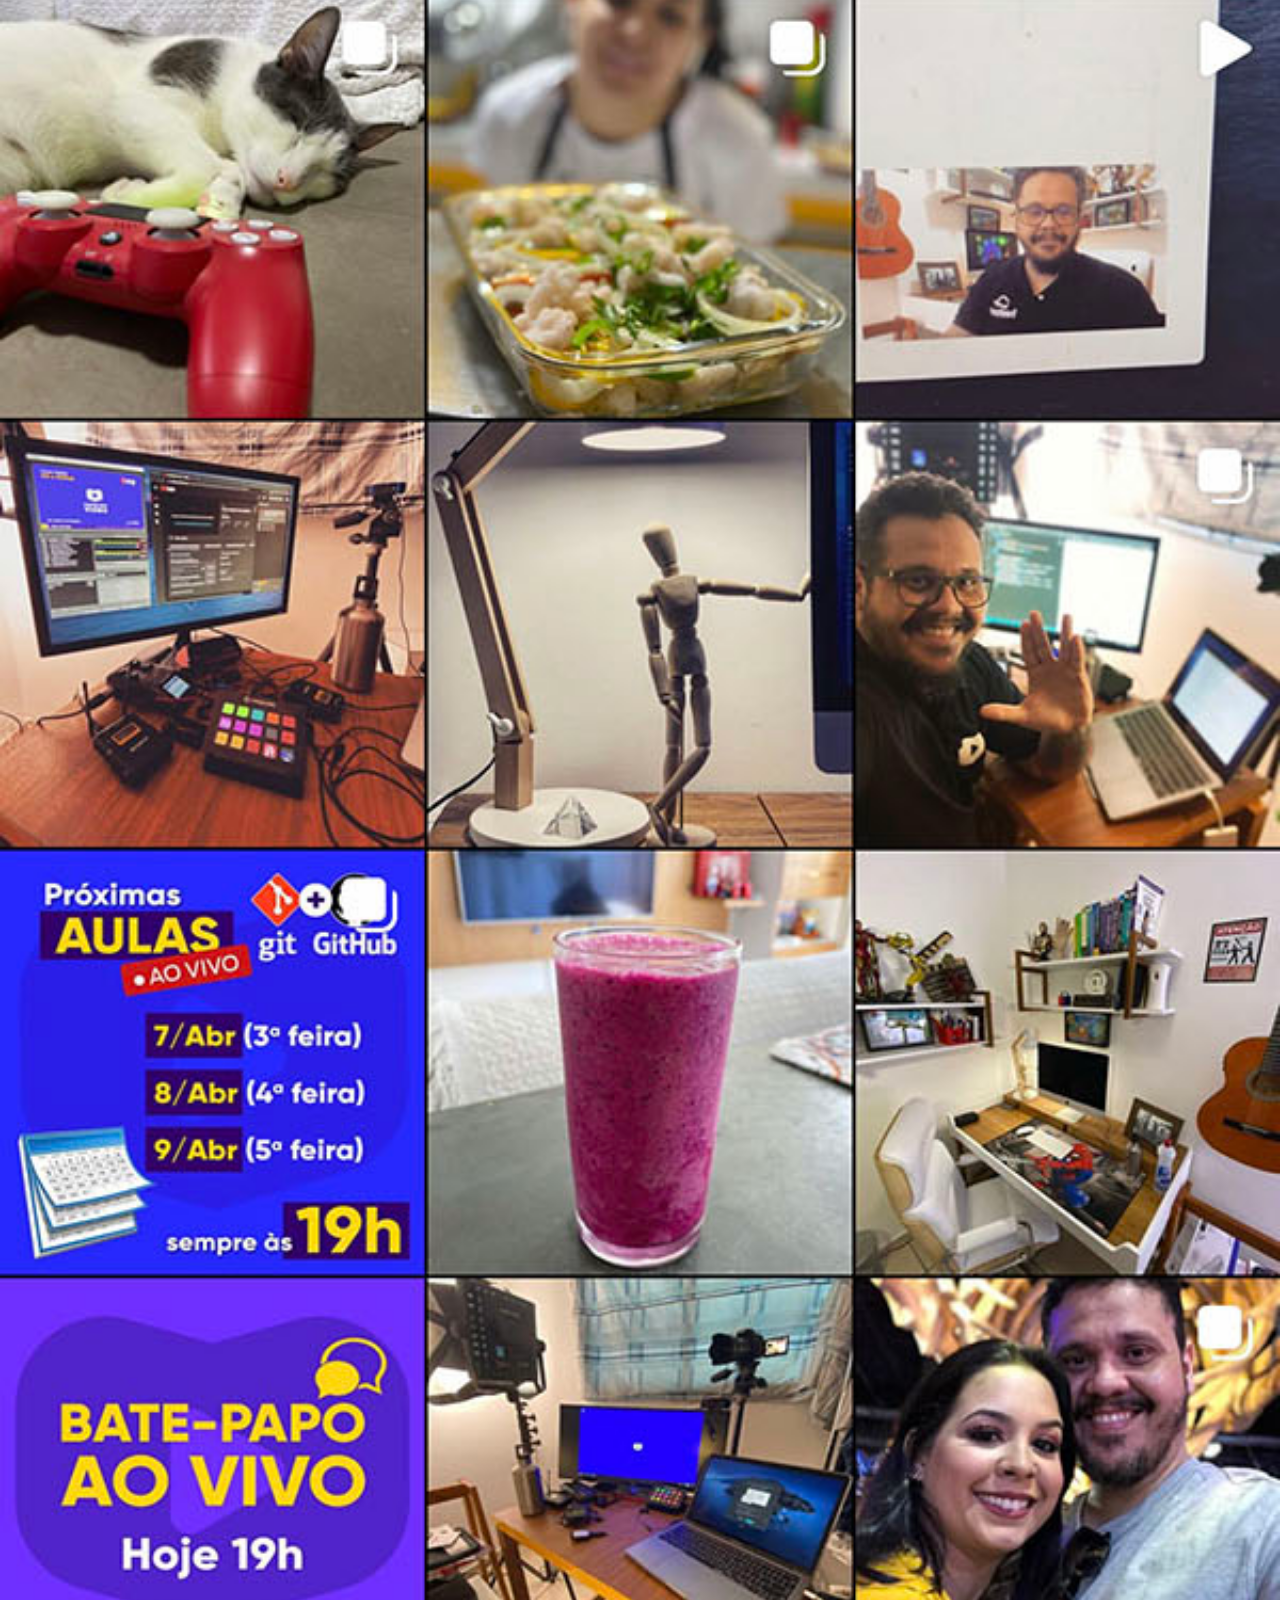
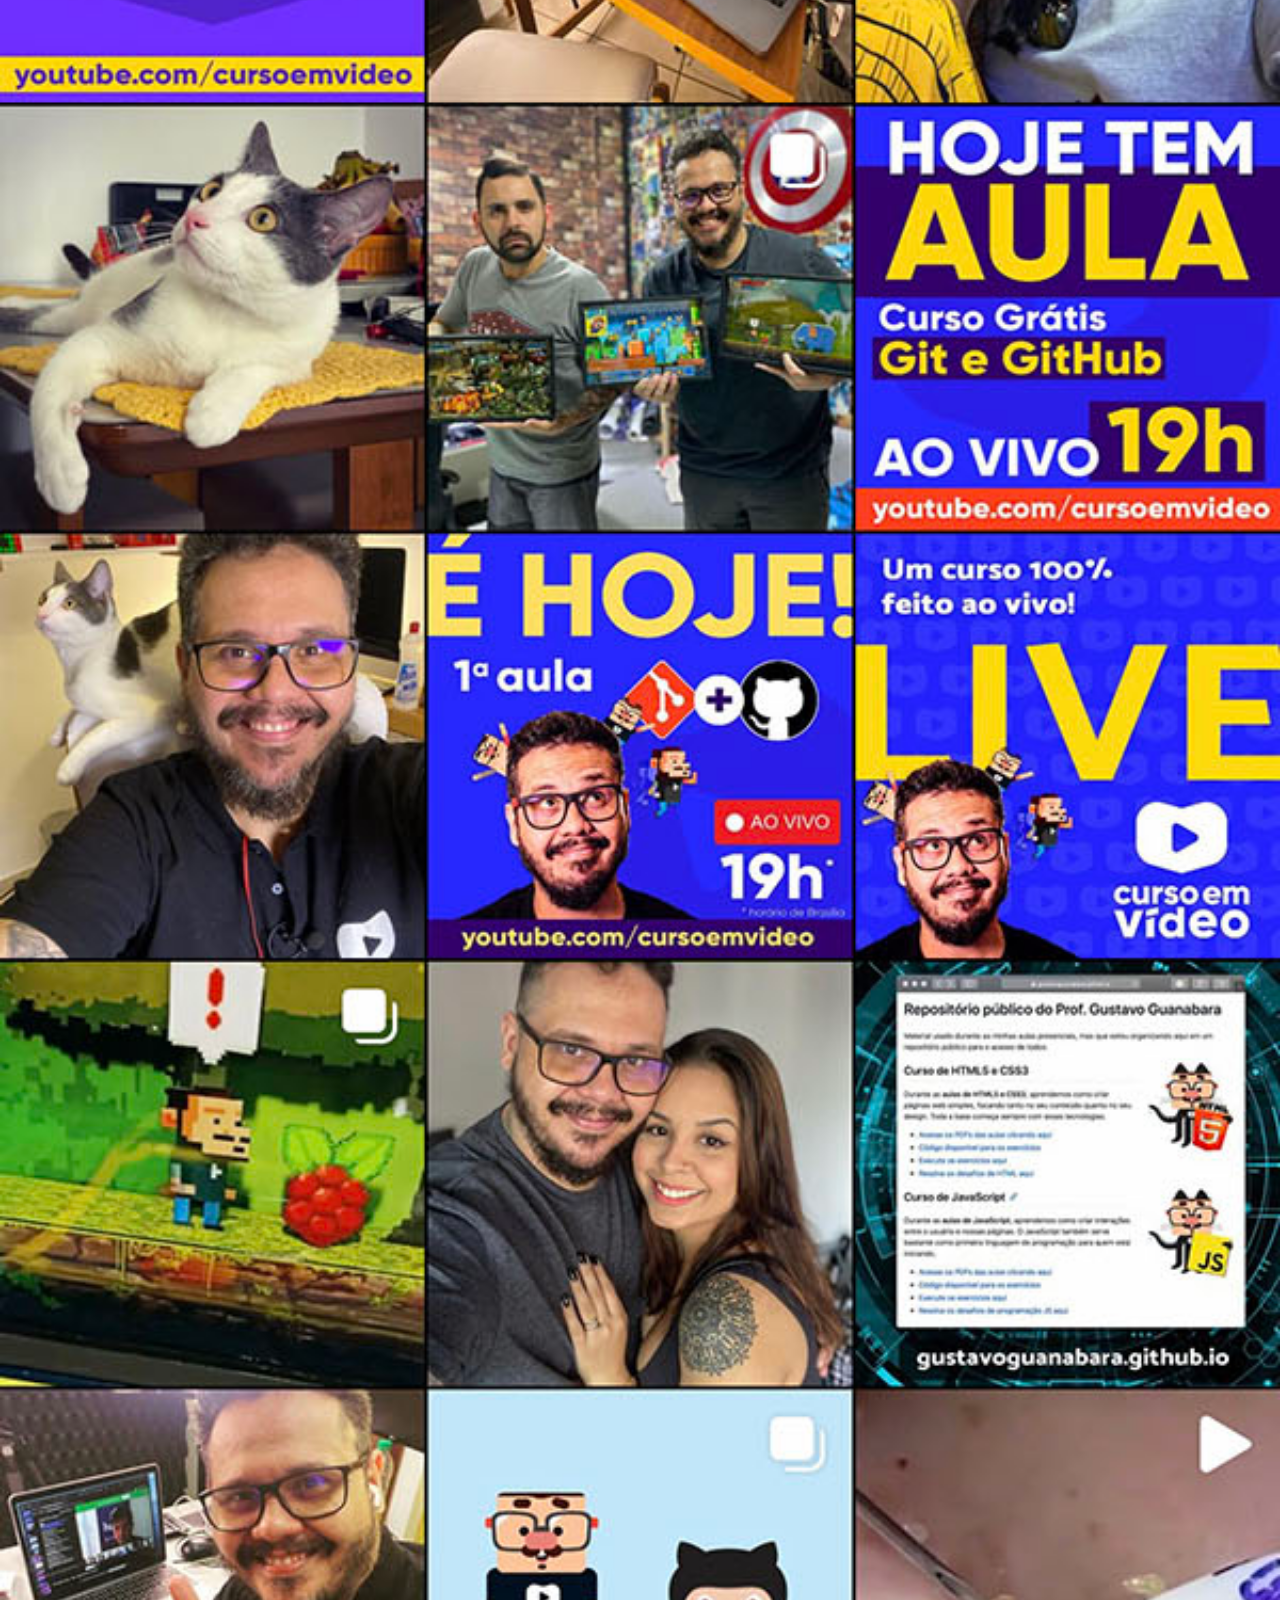
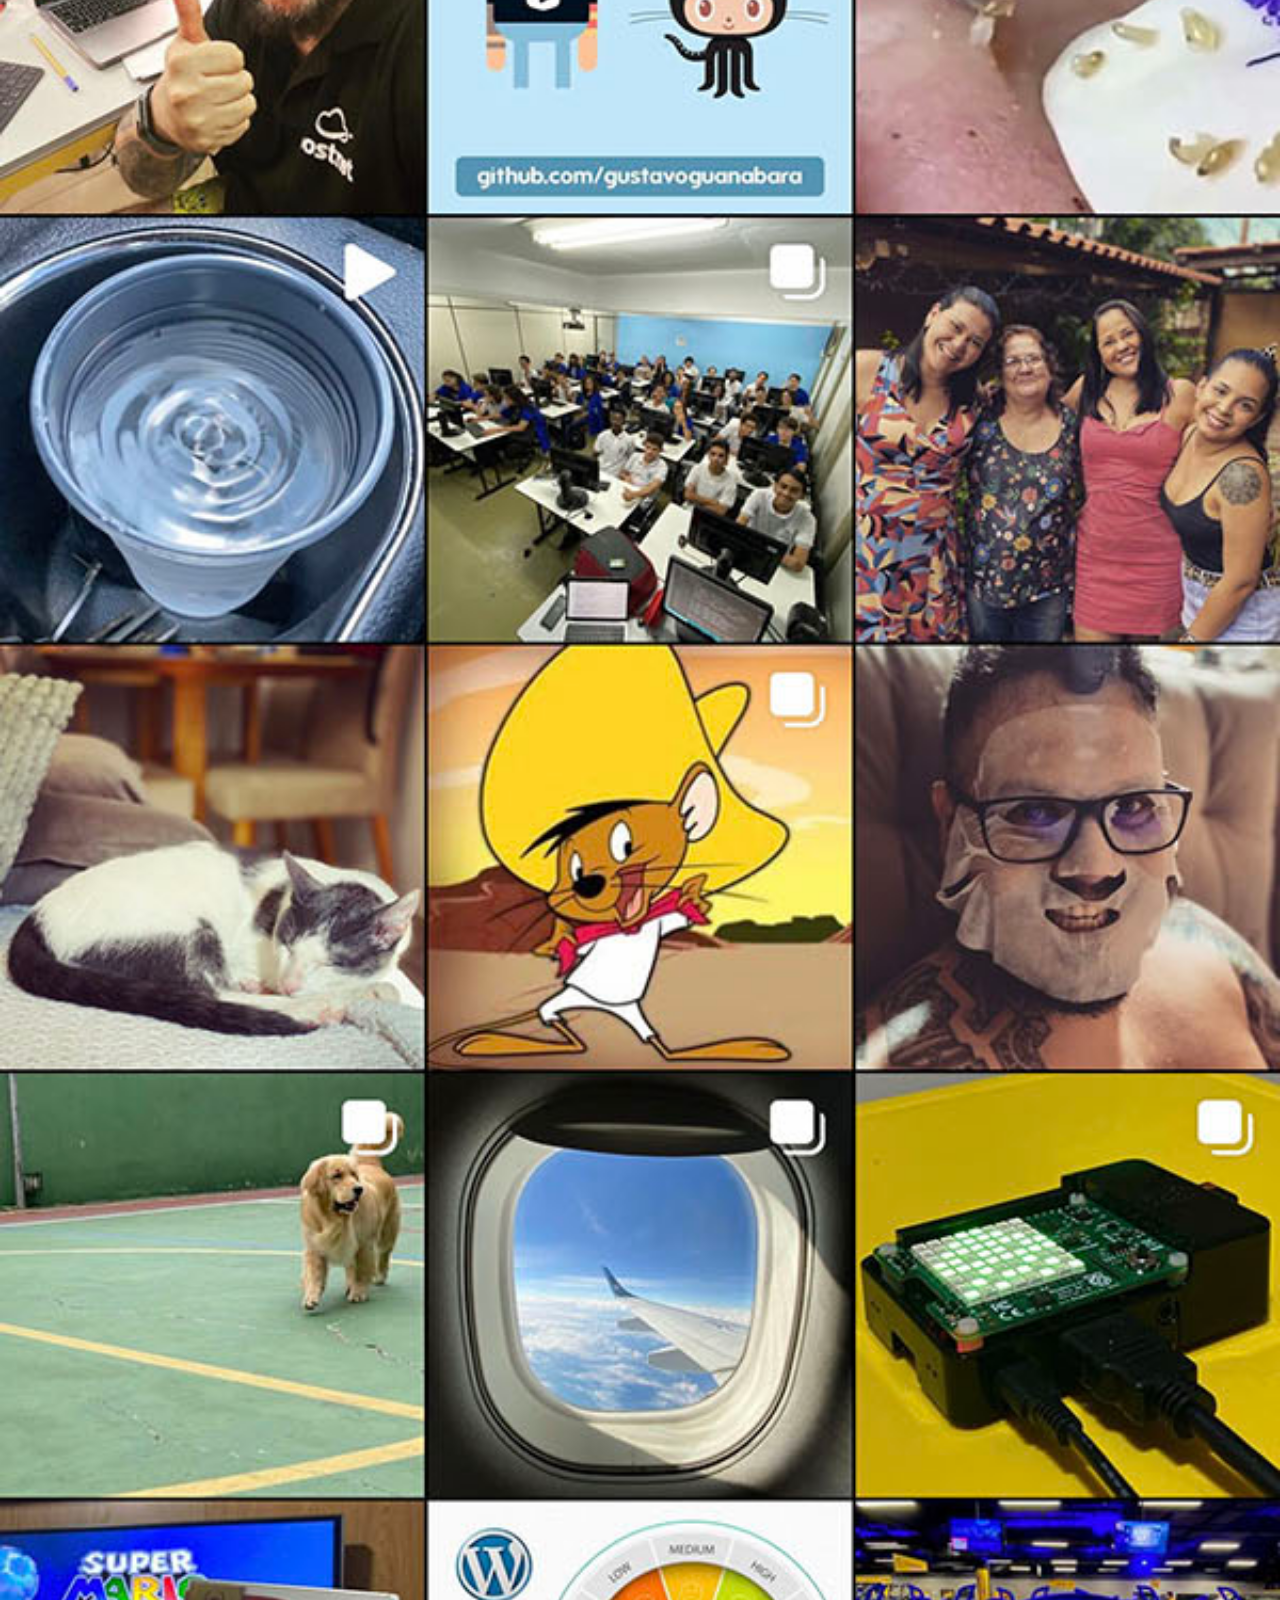
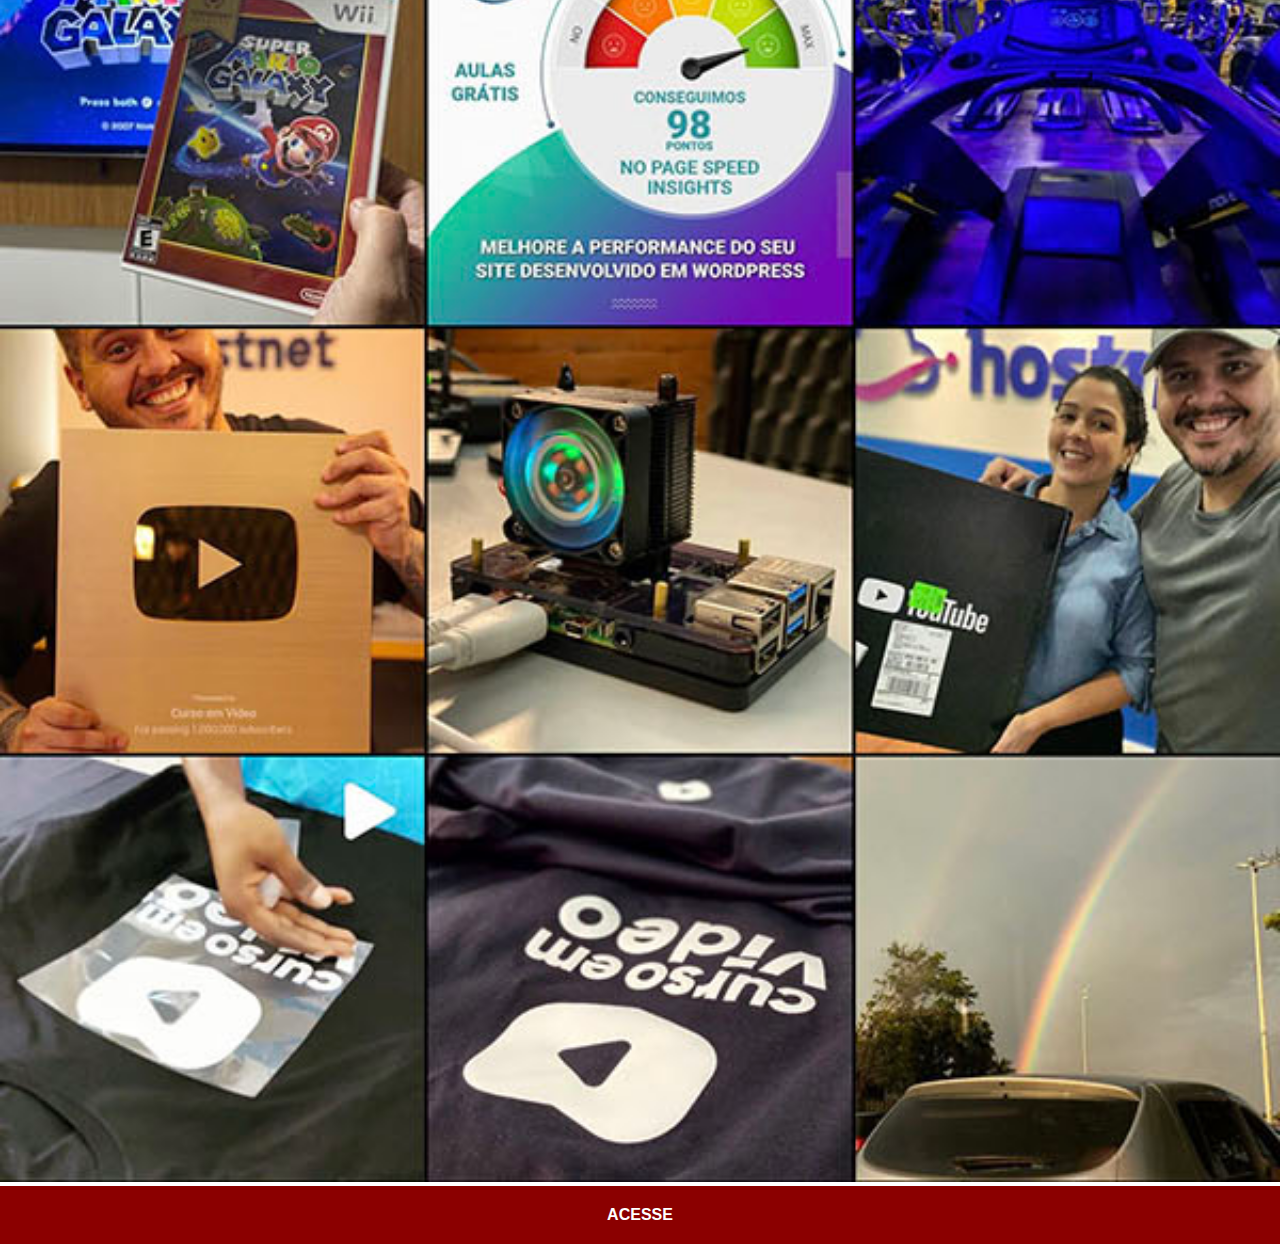
<file: instagram.html>
<!DOCTYPE html>
<html lang="pt-br">
<head>
    <meta charset="UTF-8">
    <meta http-equiv="X-UA-Compatible" content="IE=edge">
    <meta name="viewport" content="width=device-width, initial-scale=1.0">
    <link rel="stylesheet" href="estilos/social.css">
    <title>Instagram</title>
</head>
<body>
    <img src="imagens/tela-instagram.jpg" alt="Instagram">
    <a href="https://www.instagram.com/">ACESSE</a>
</body>
</html>
</file>
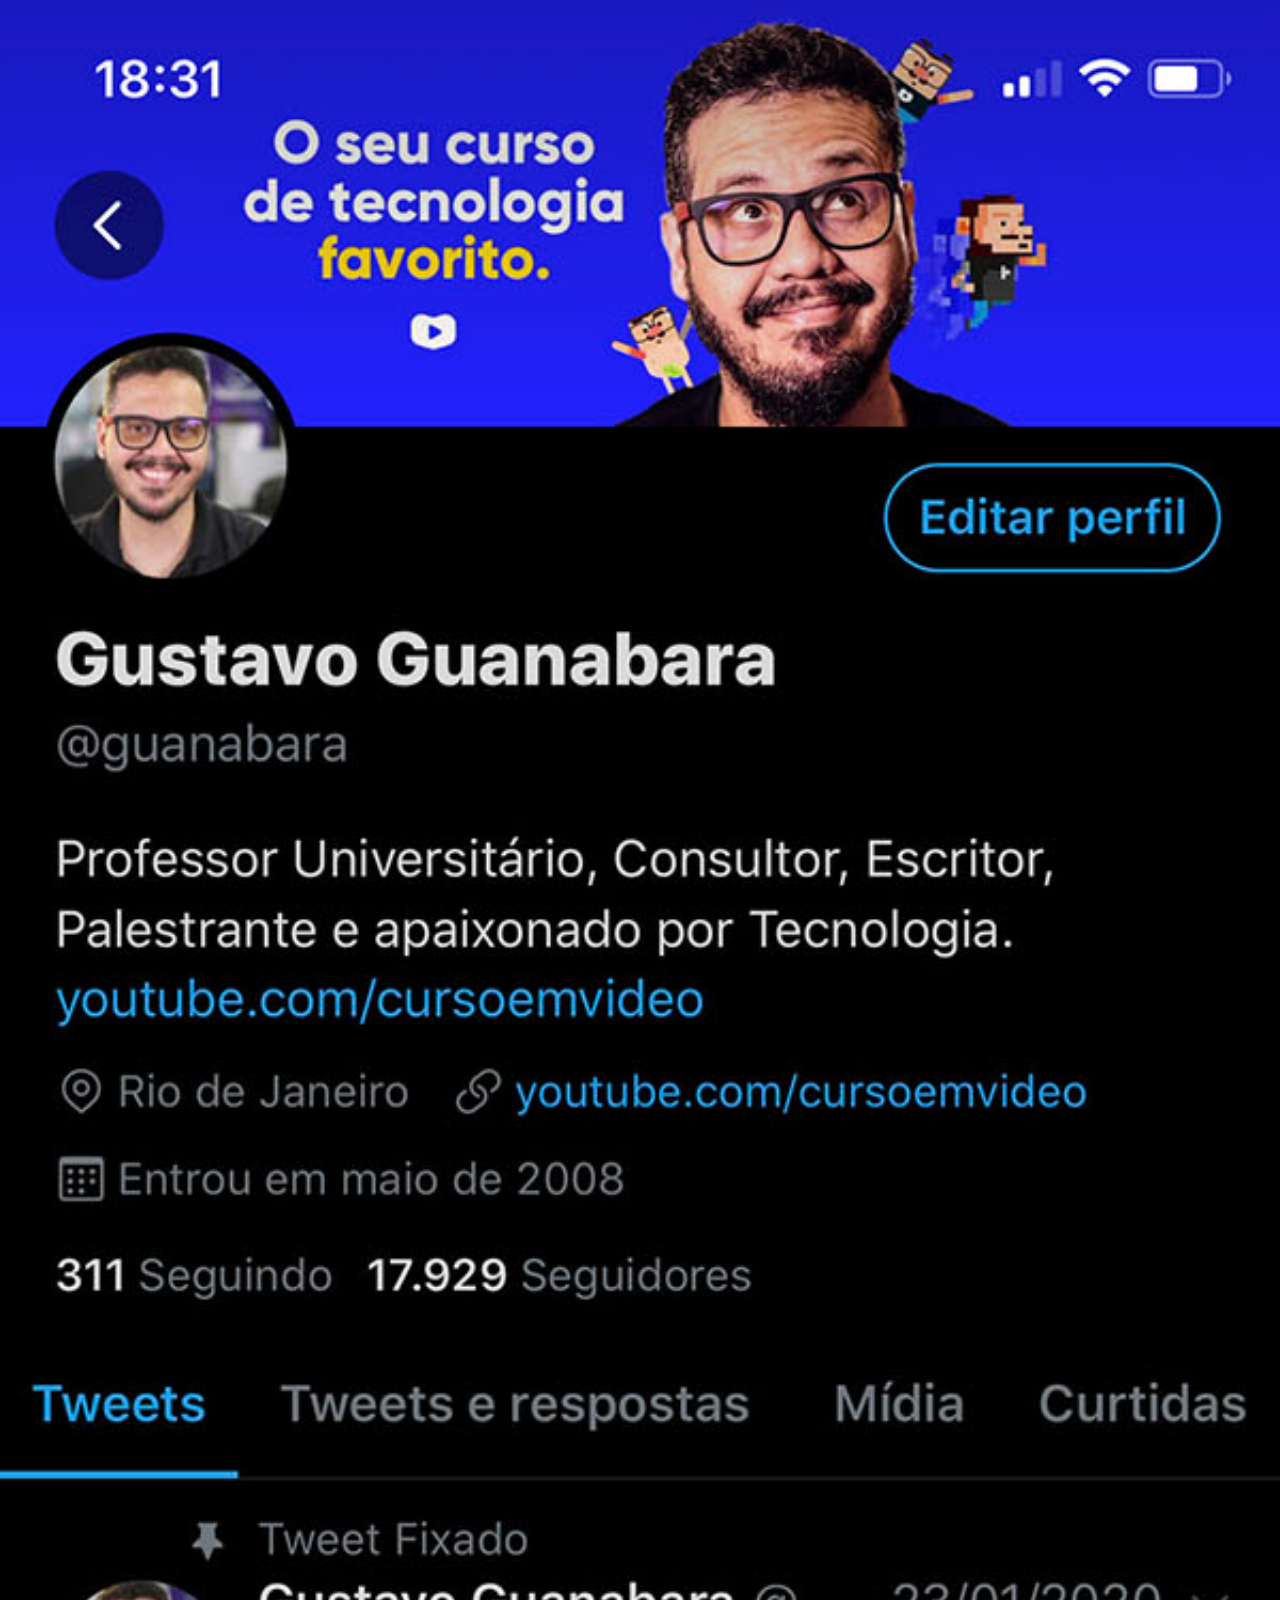
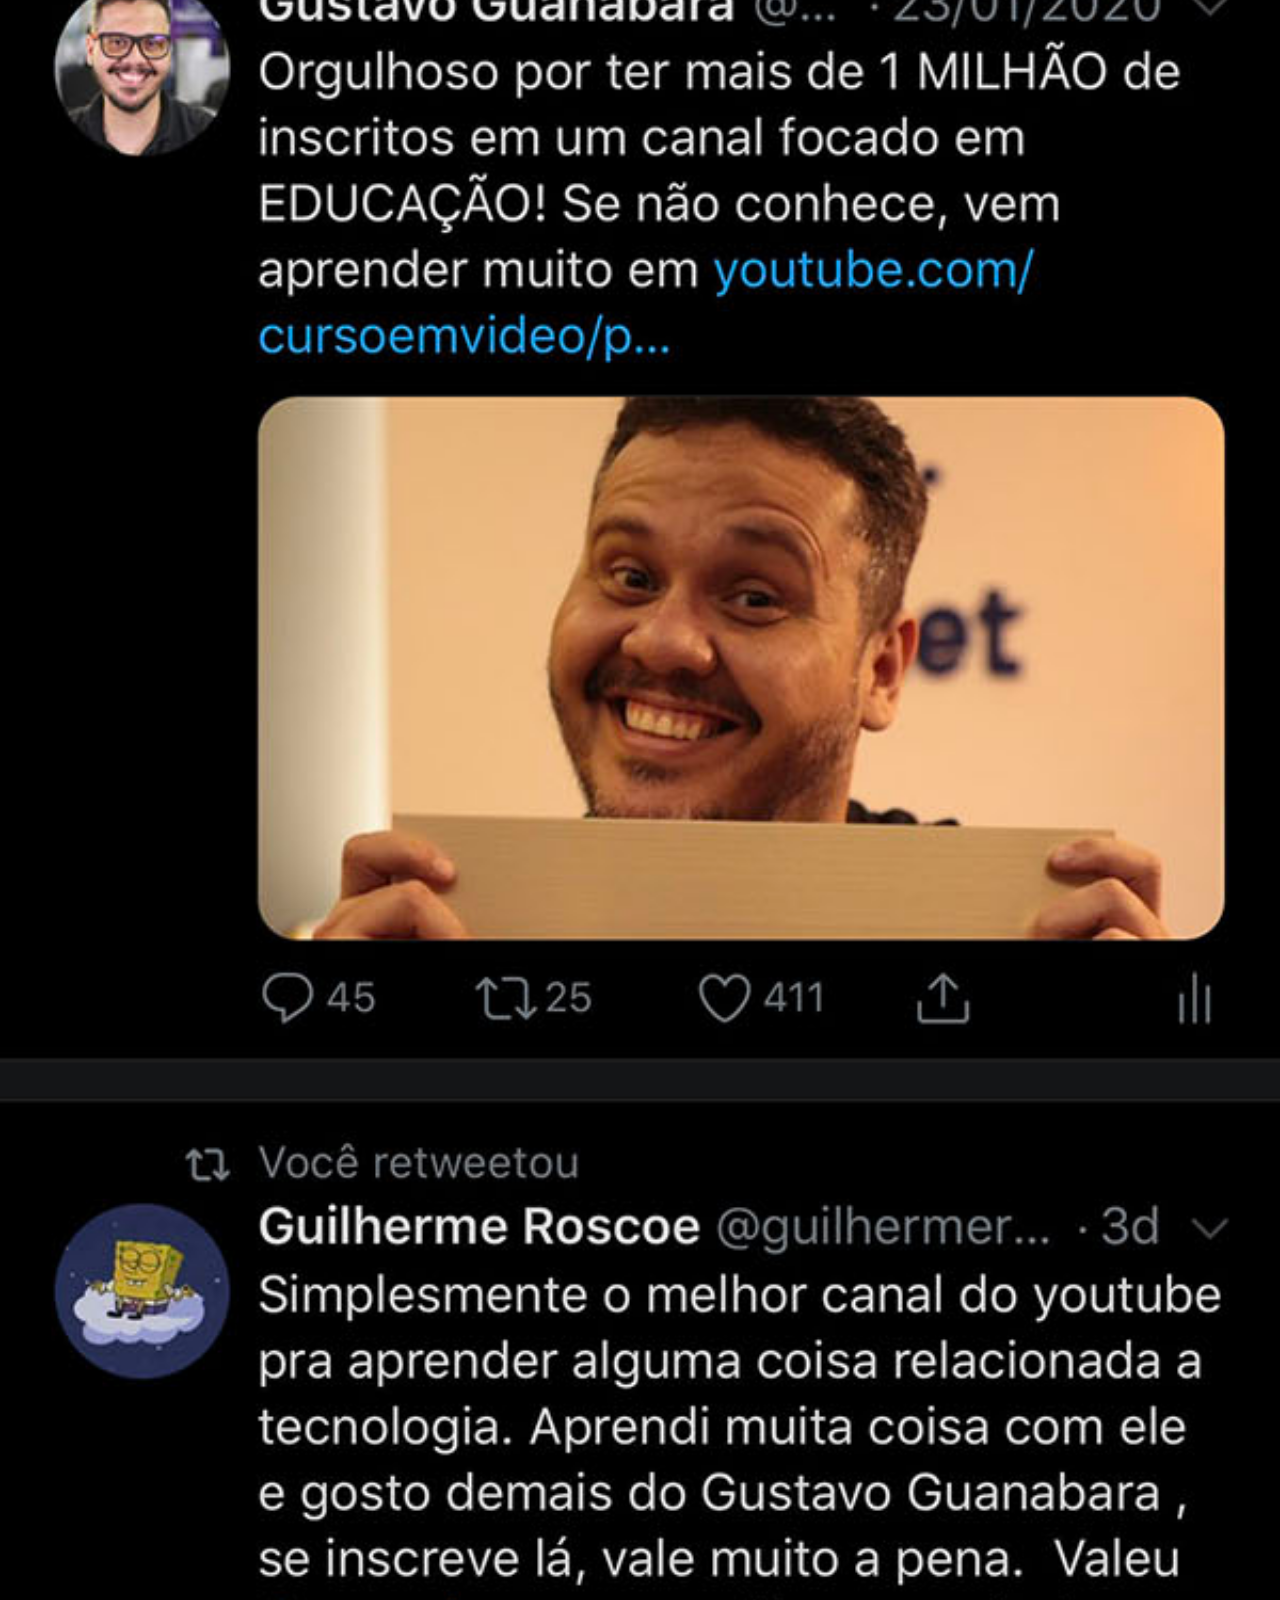
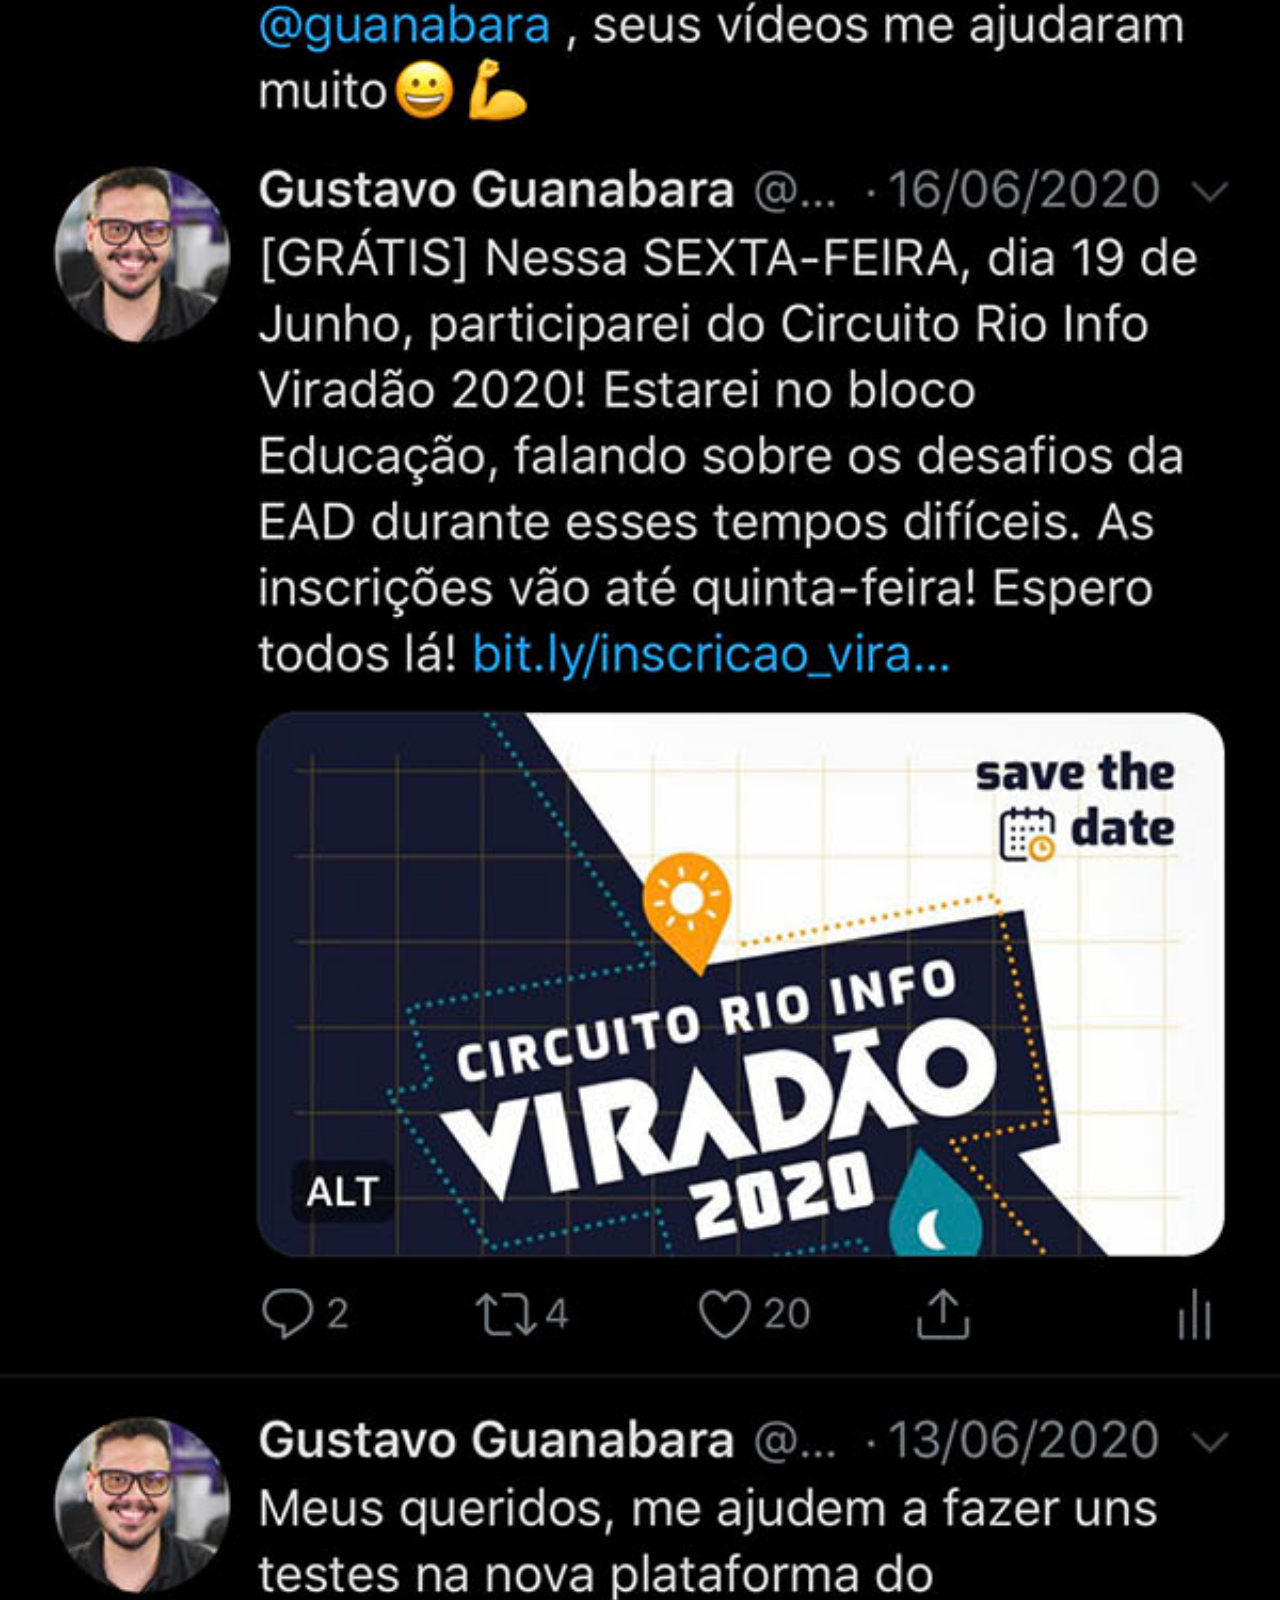
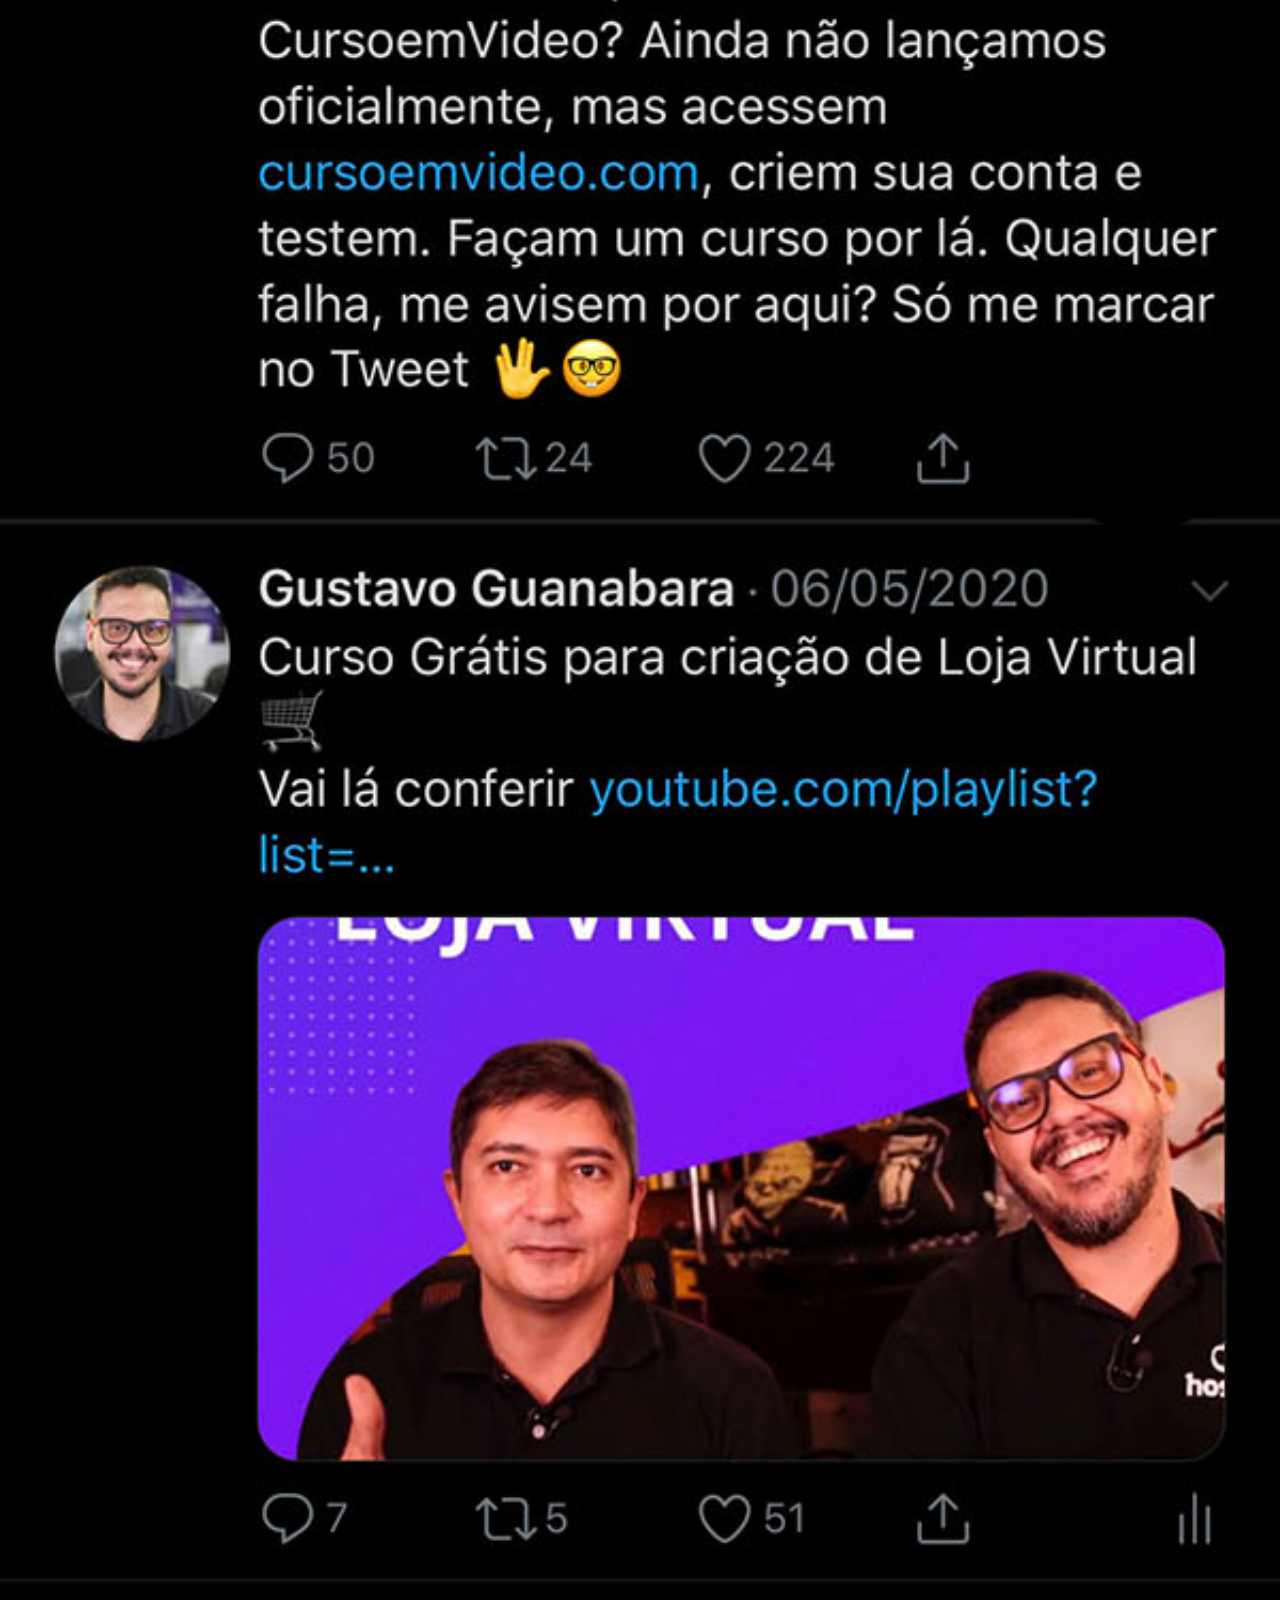
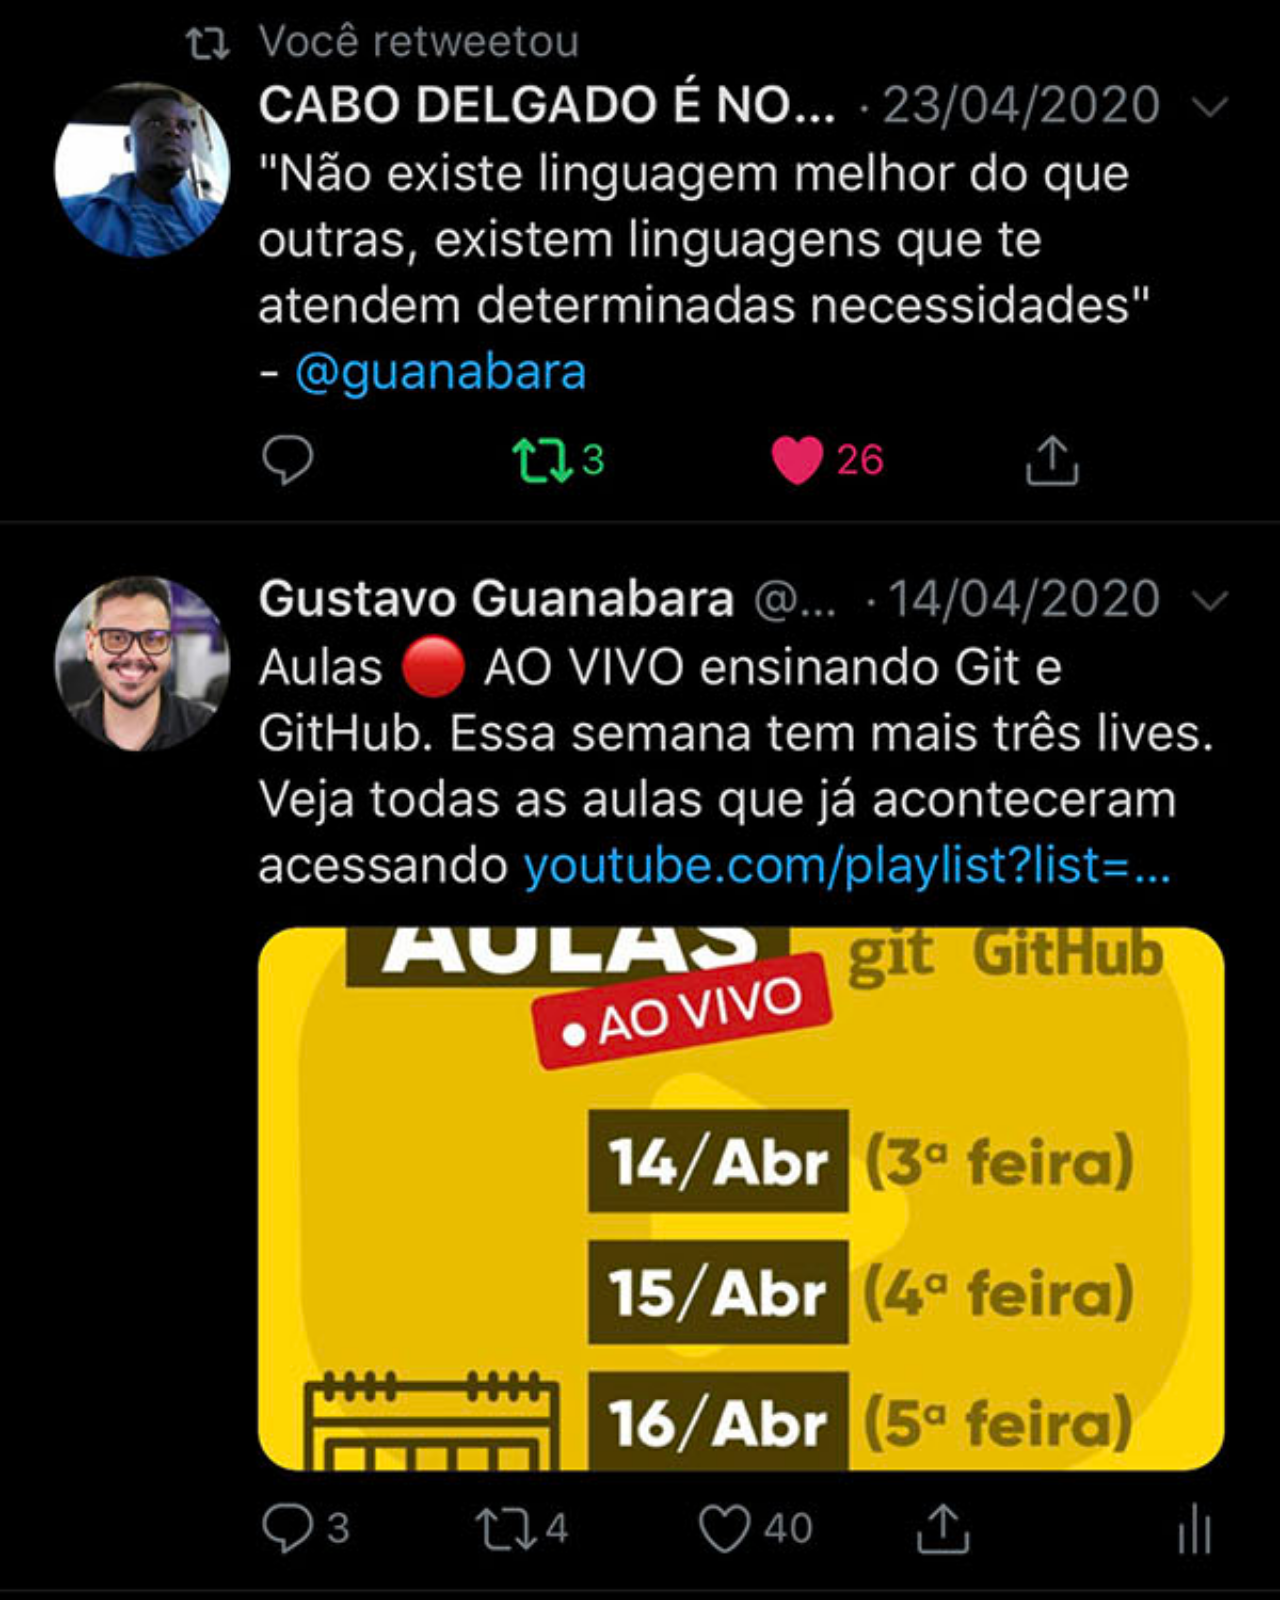
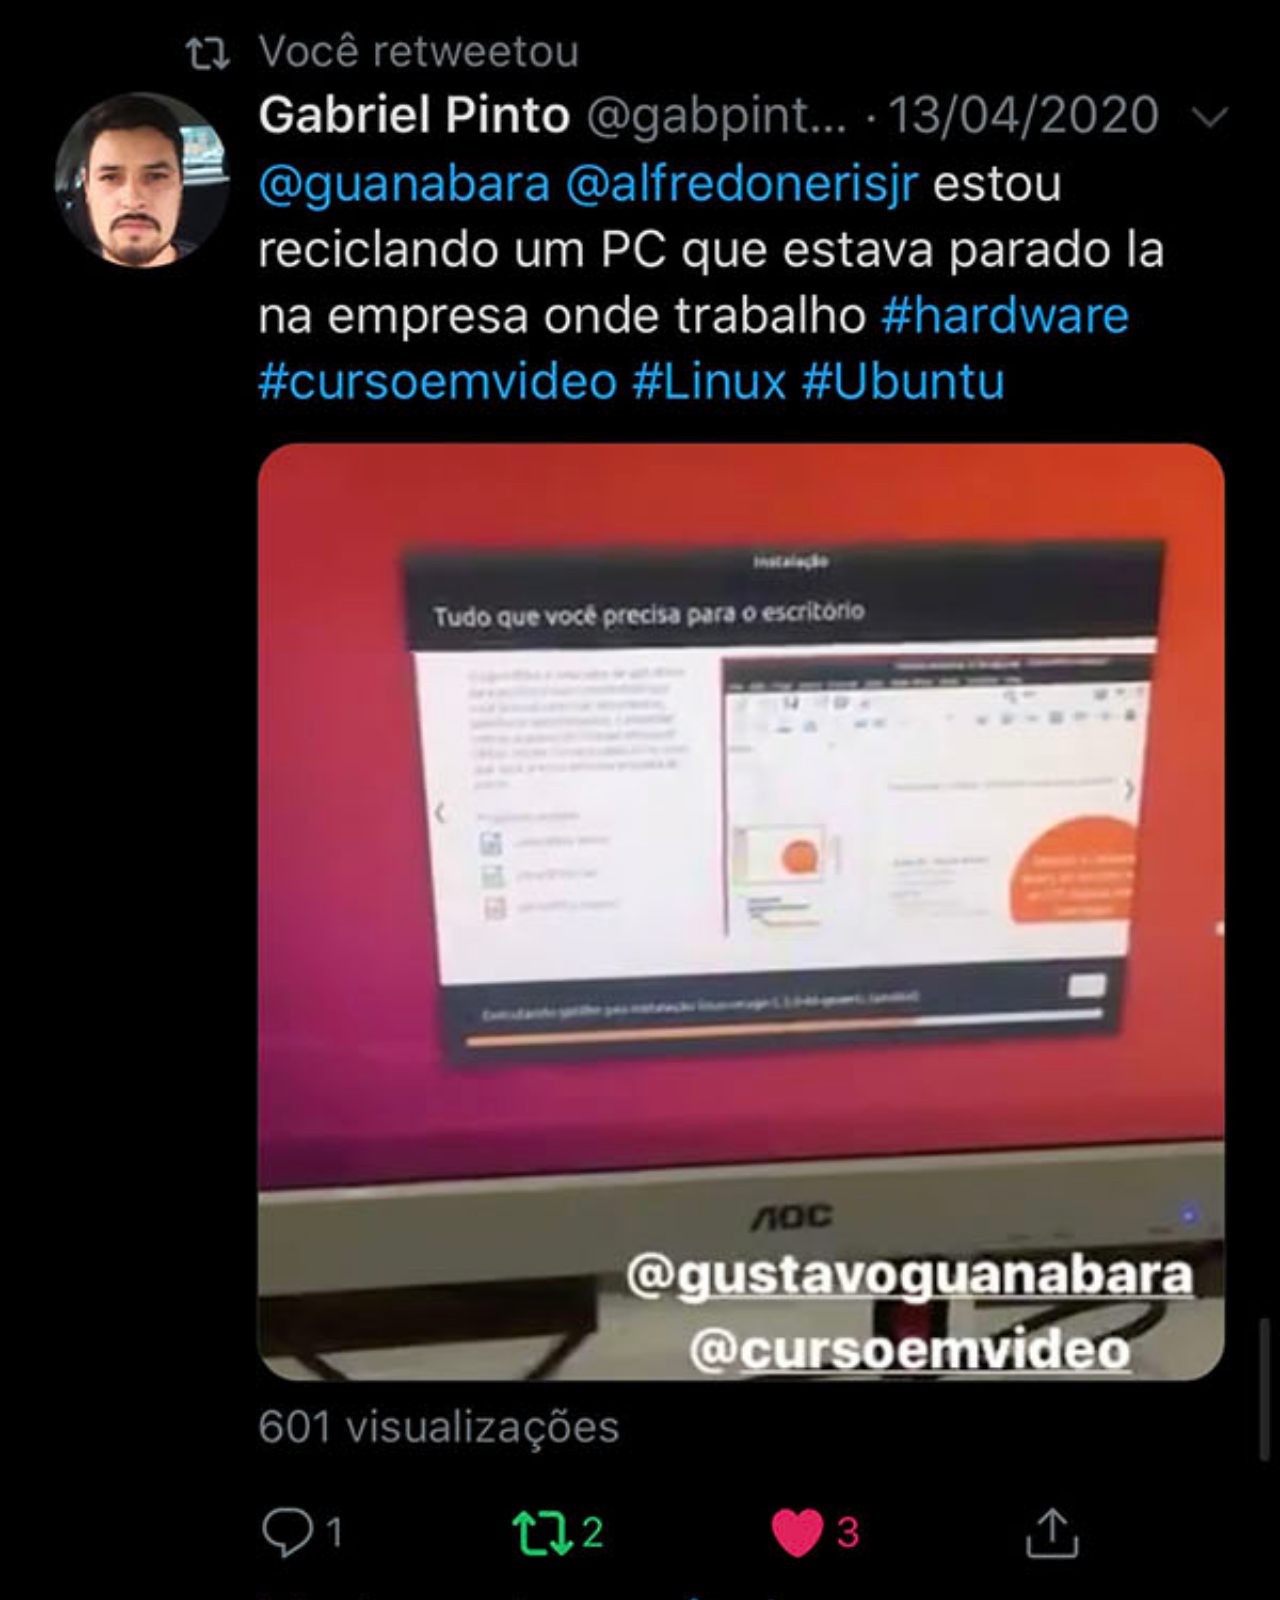
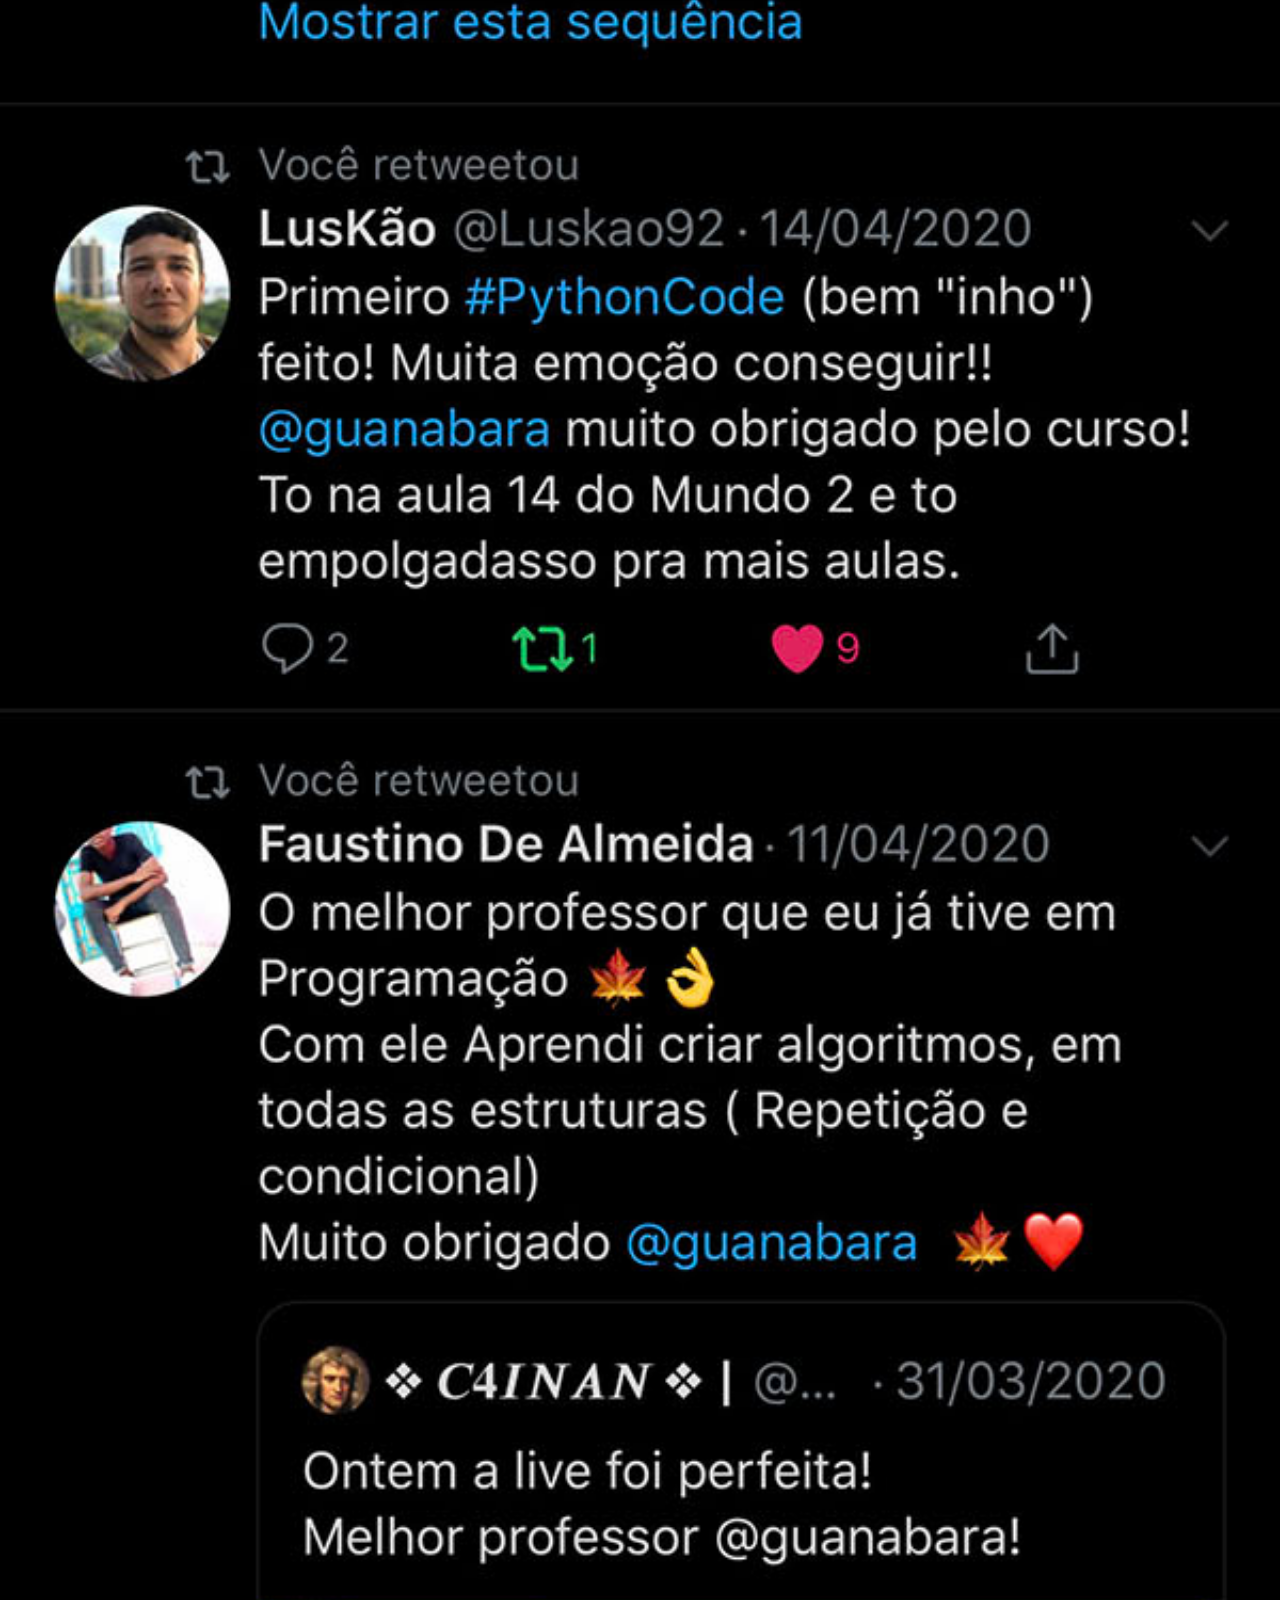
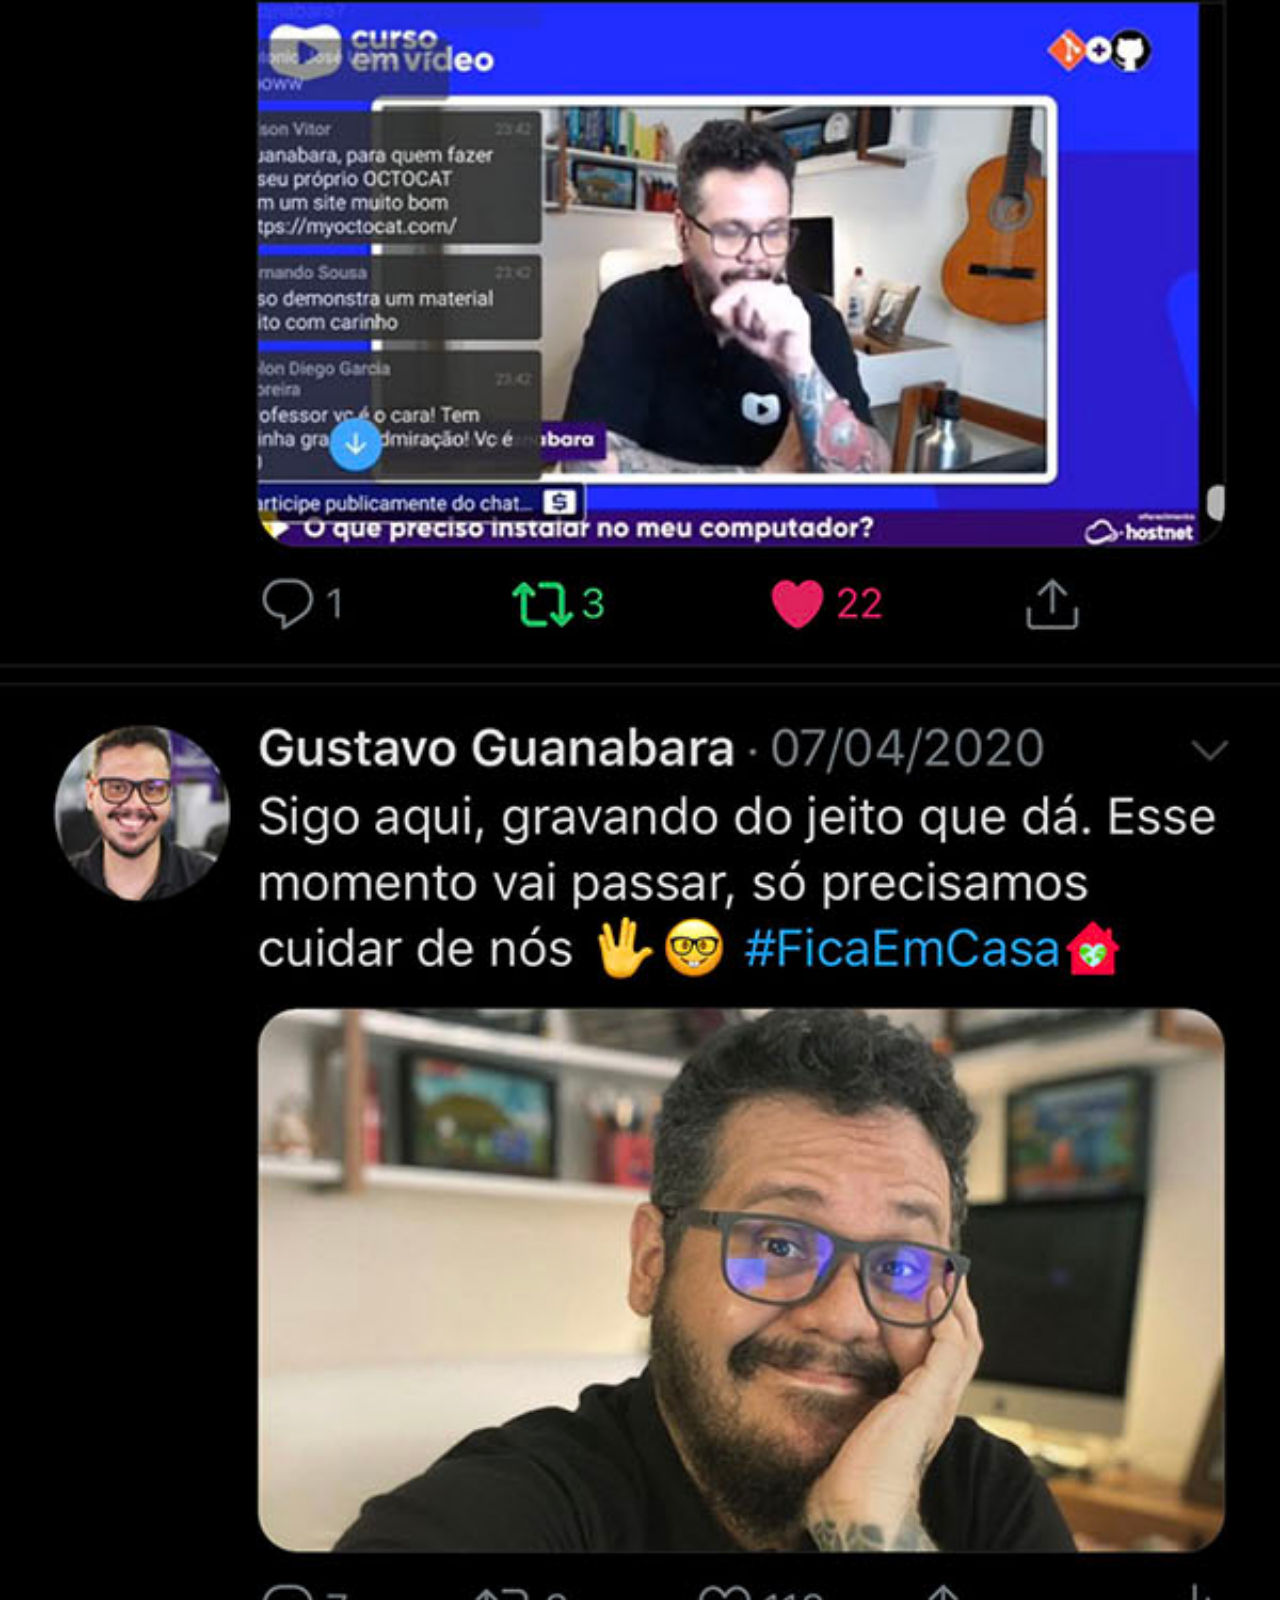
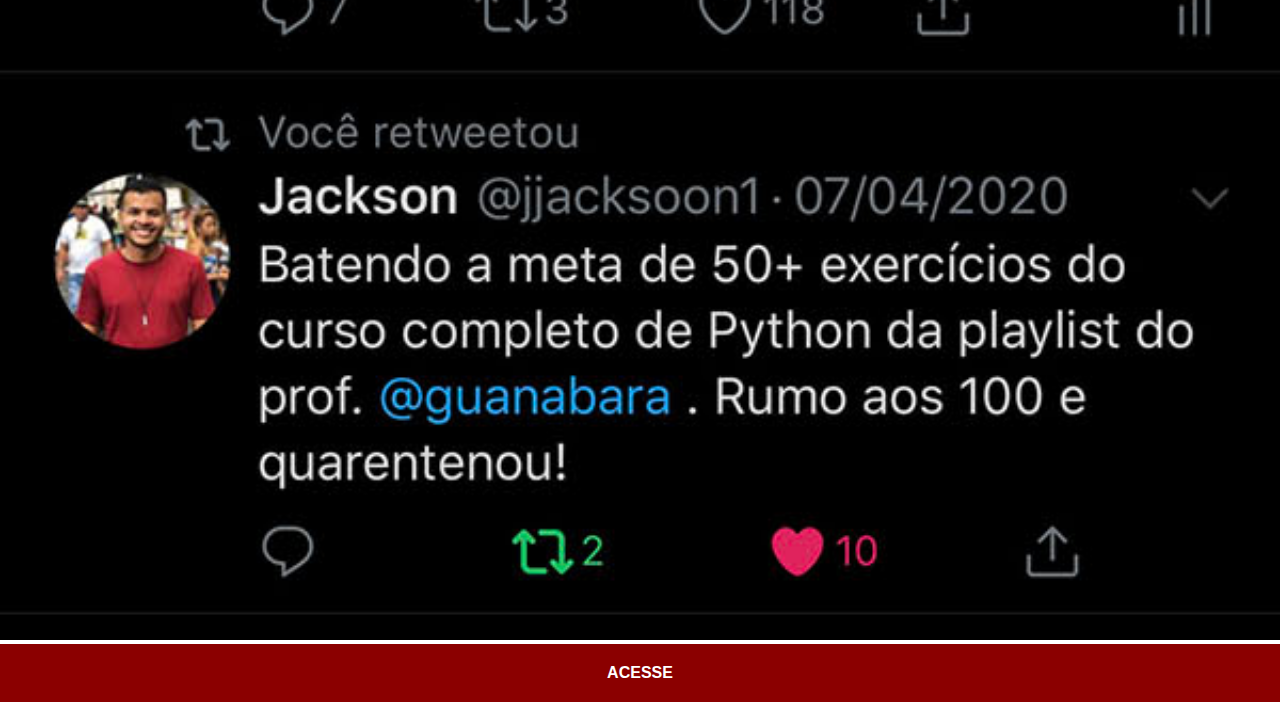
<file: twitter.html>
<!DOCTYPE html>
<html lang="pt-br">
<head>
    <meta charset="UTF-8">
    <meta http-equiv="X-UA-Compatible" content="IE=edge">
    <meta name="viewport" content="width=device-width, initial-scale=1.0">
    <link rel="stylesheet" href="estilos/social.css">
    <title>Twitter</title>
</head>
<body>
    <img src="imagens/tela-twitter.jpg" alt="twitter">
    <a href="https://twitter.com/" target="_blank">ACESSE</a>
</body>
</html>
</file>
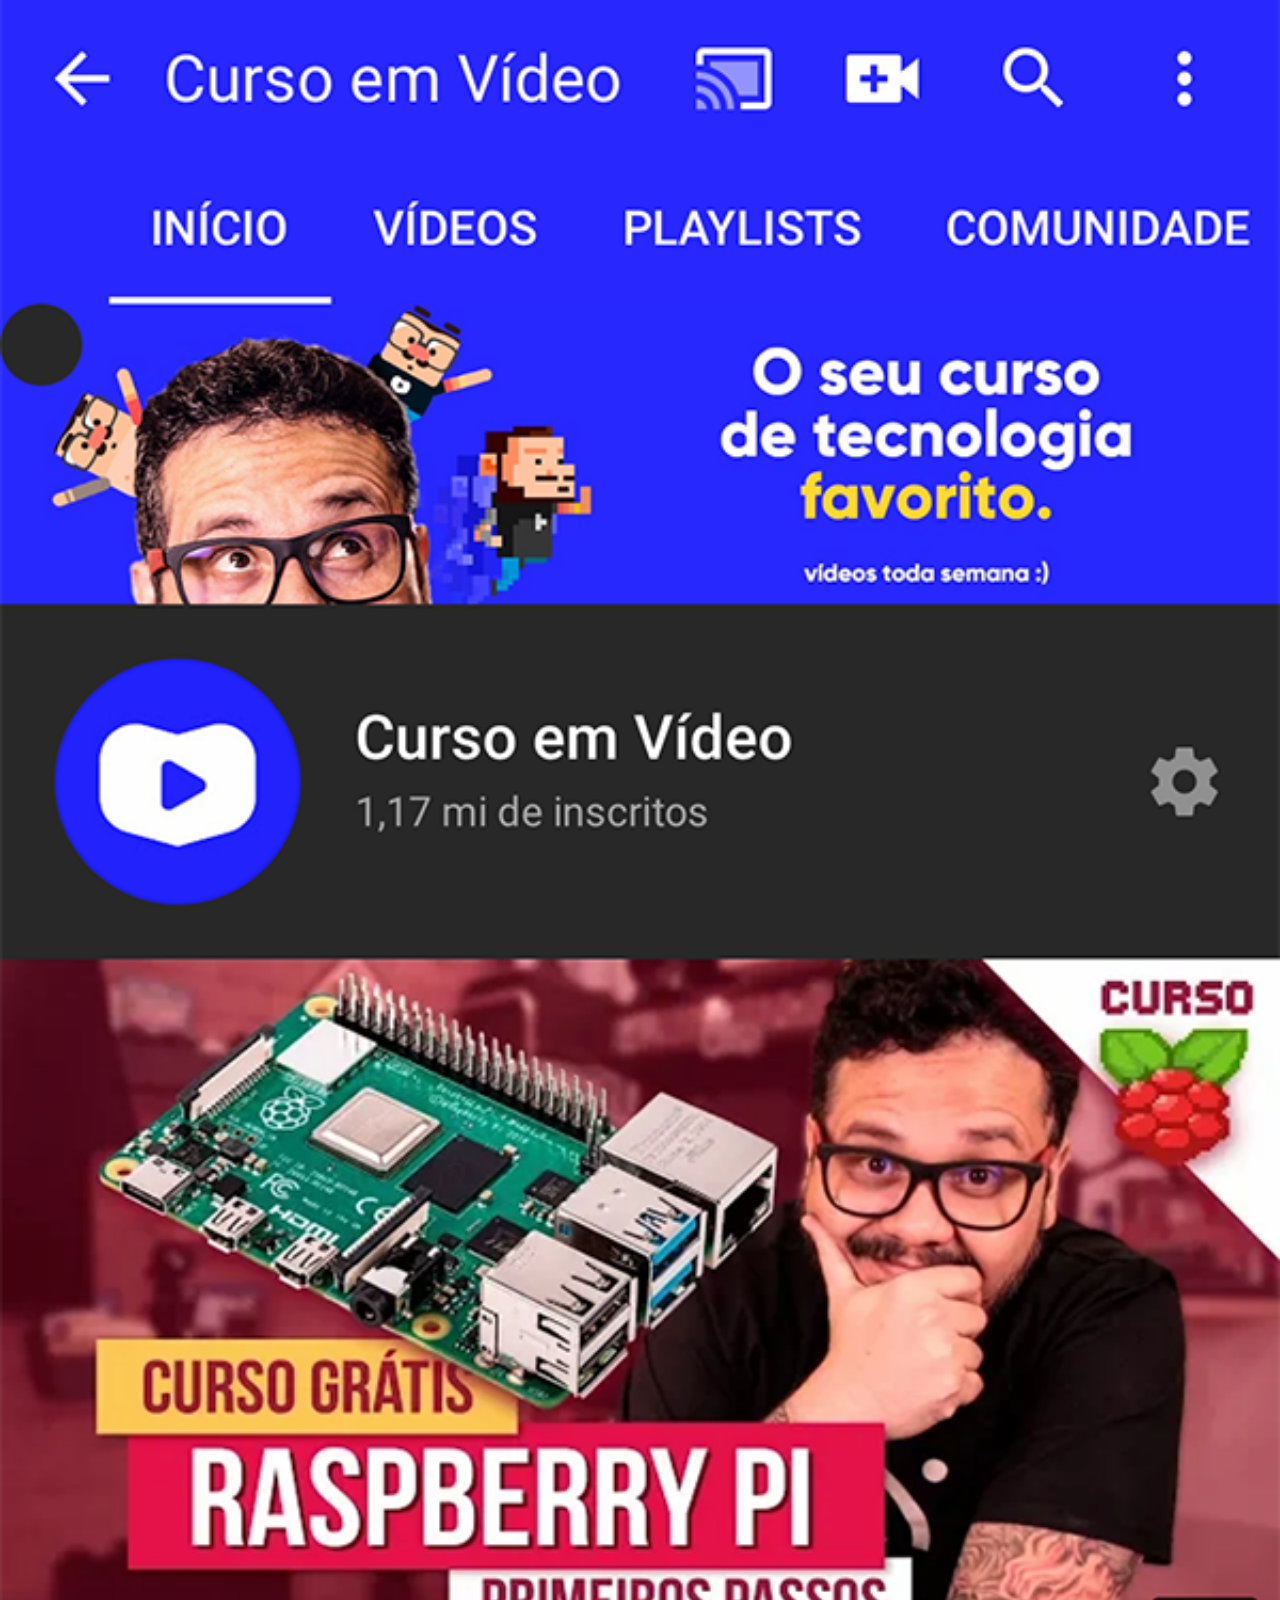
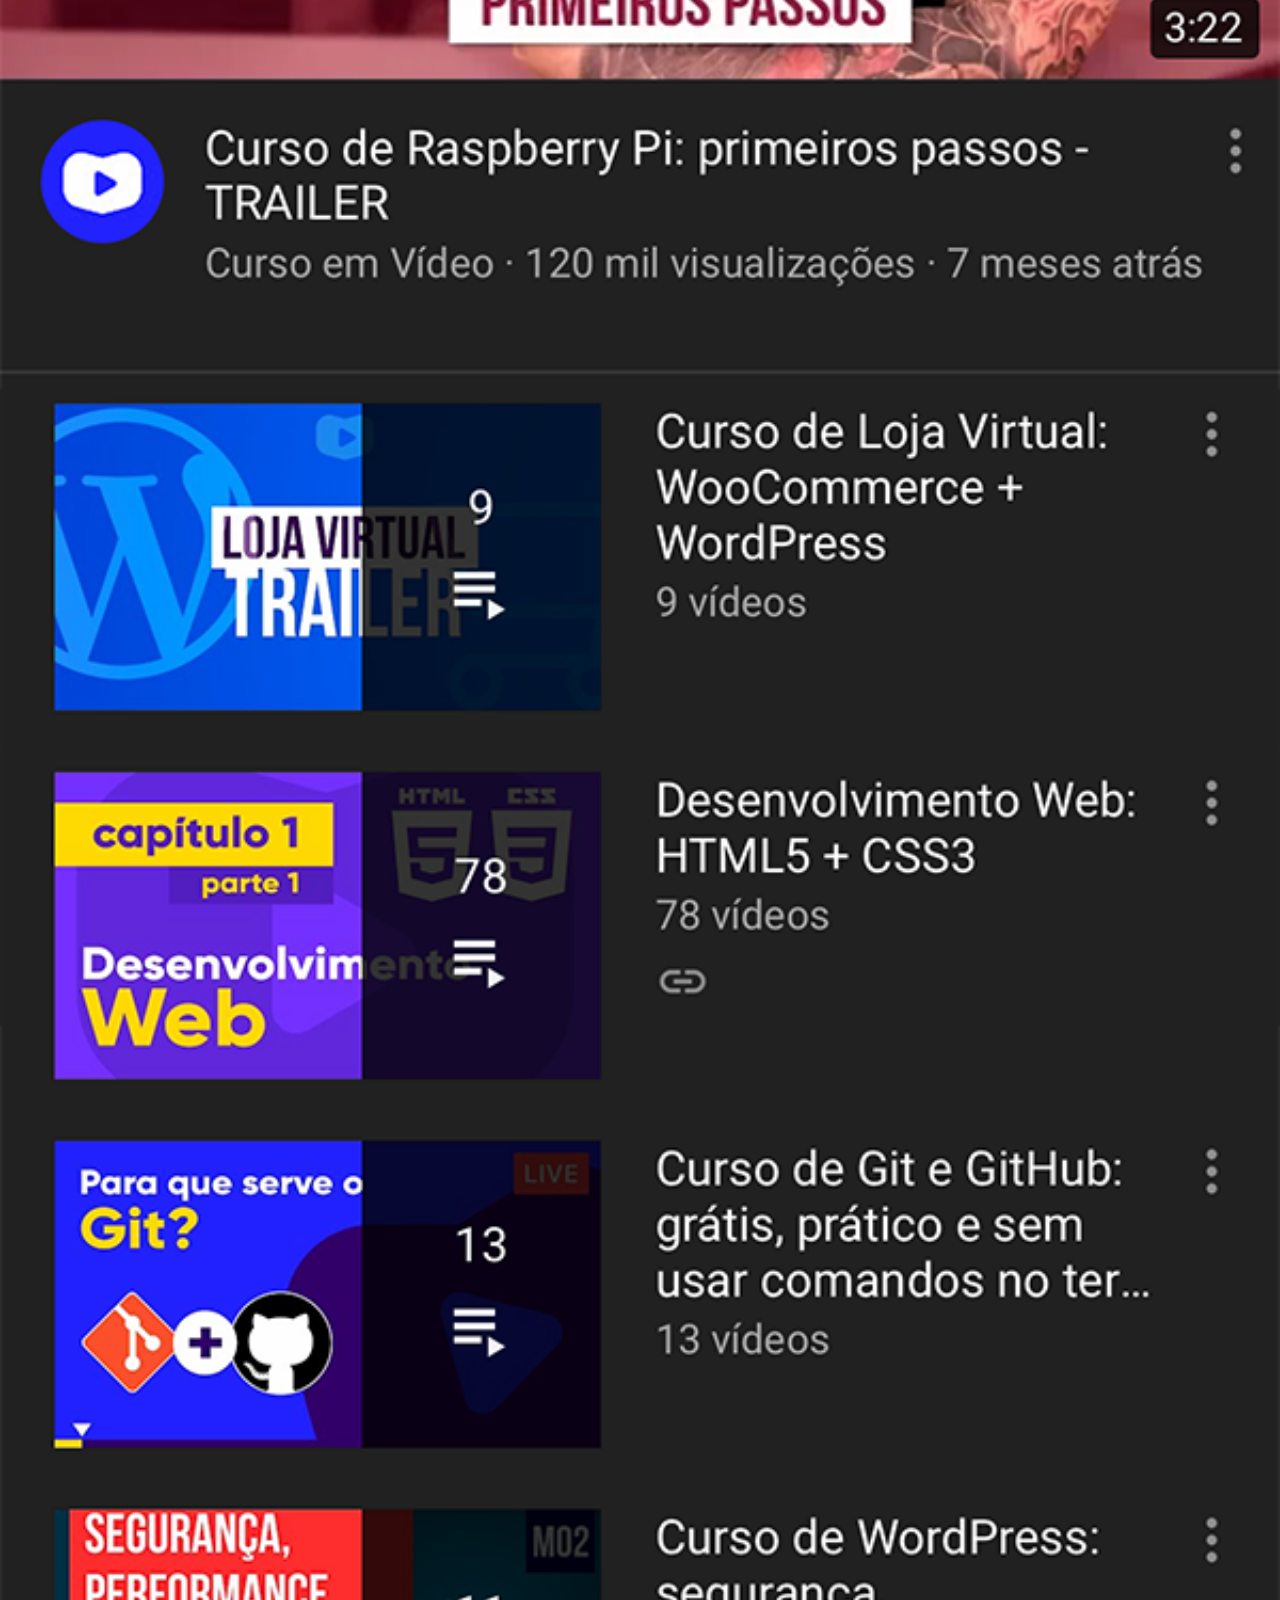
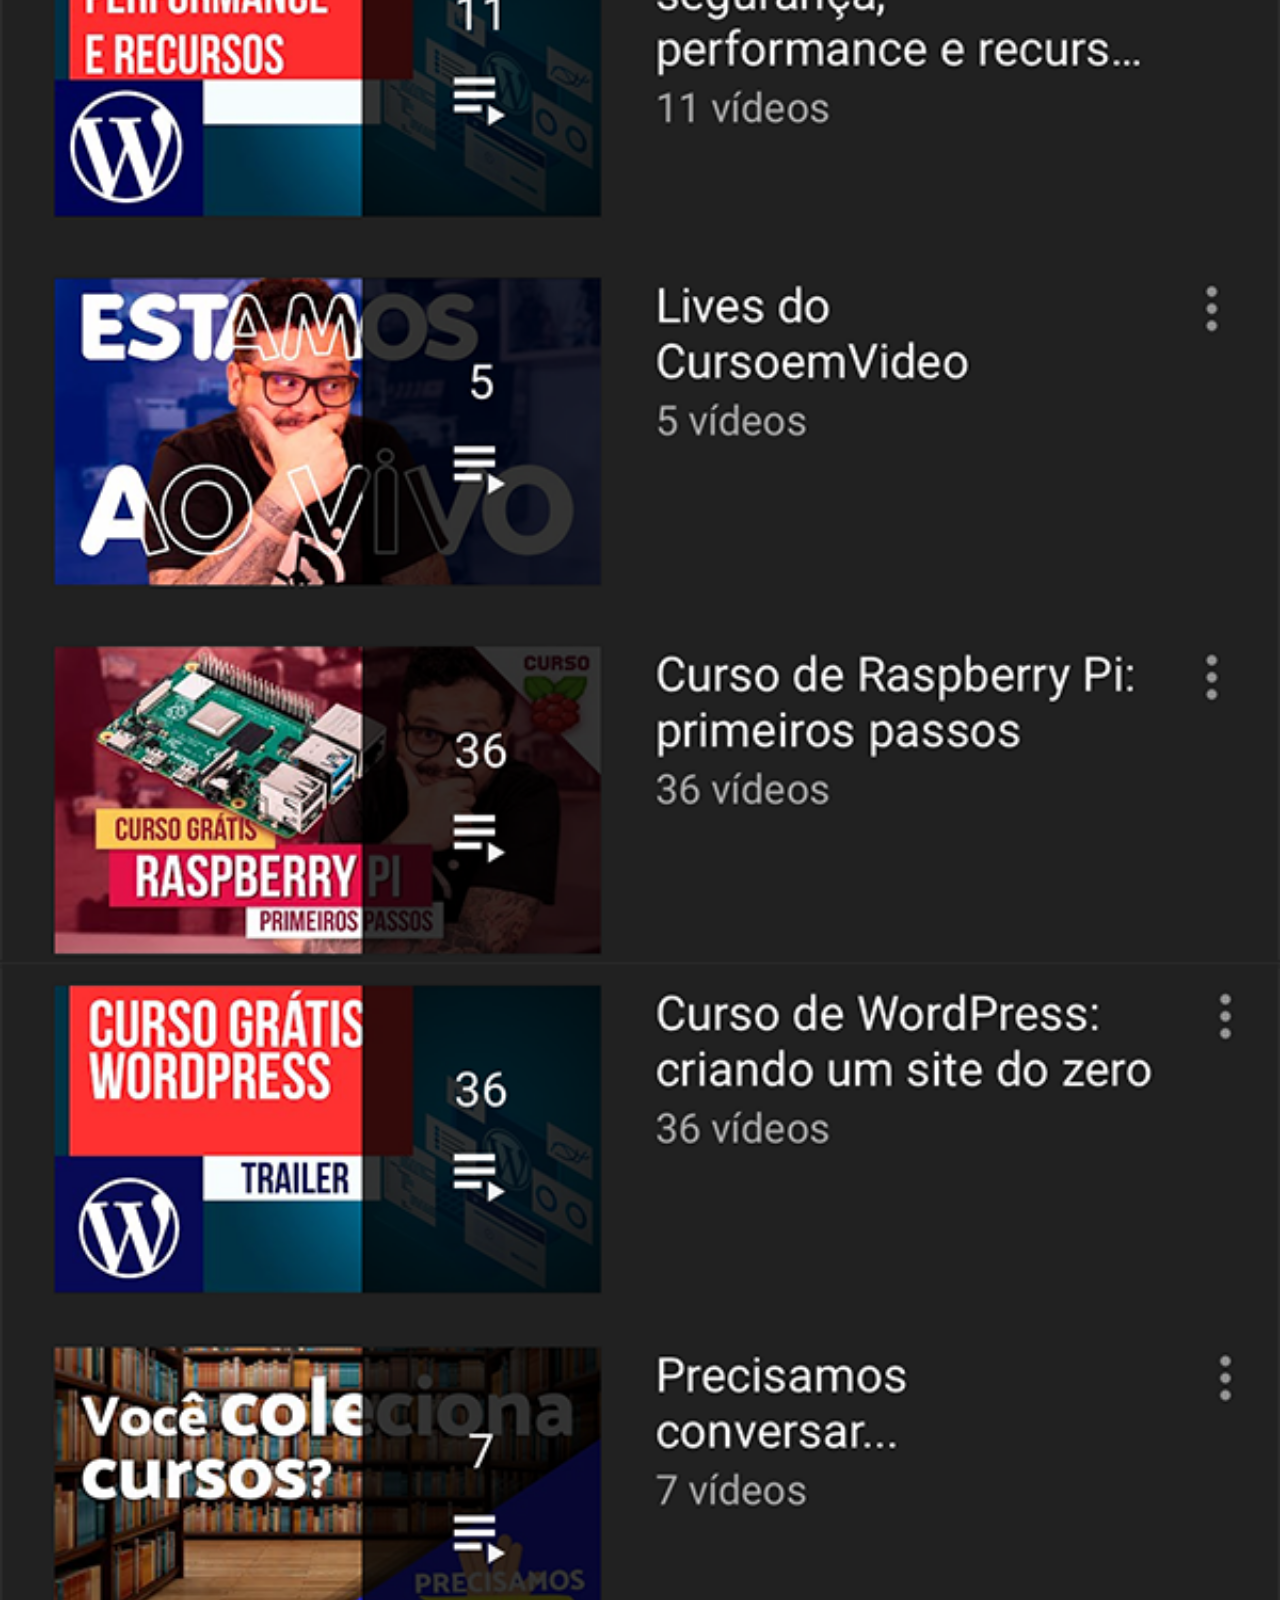
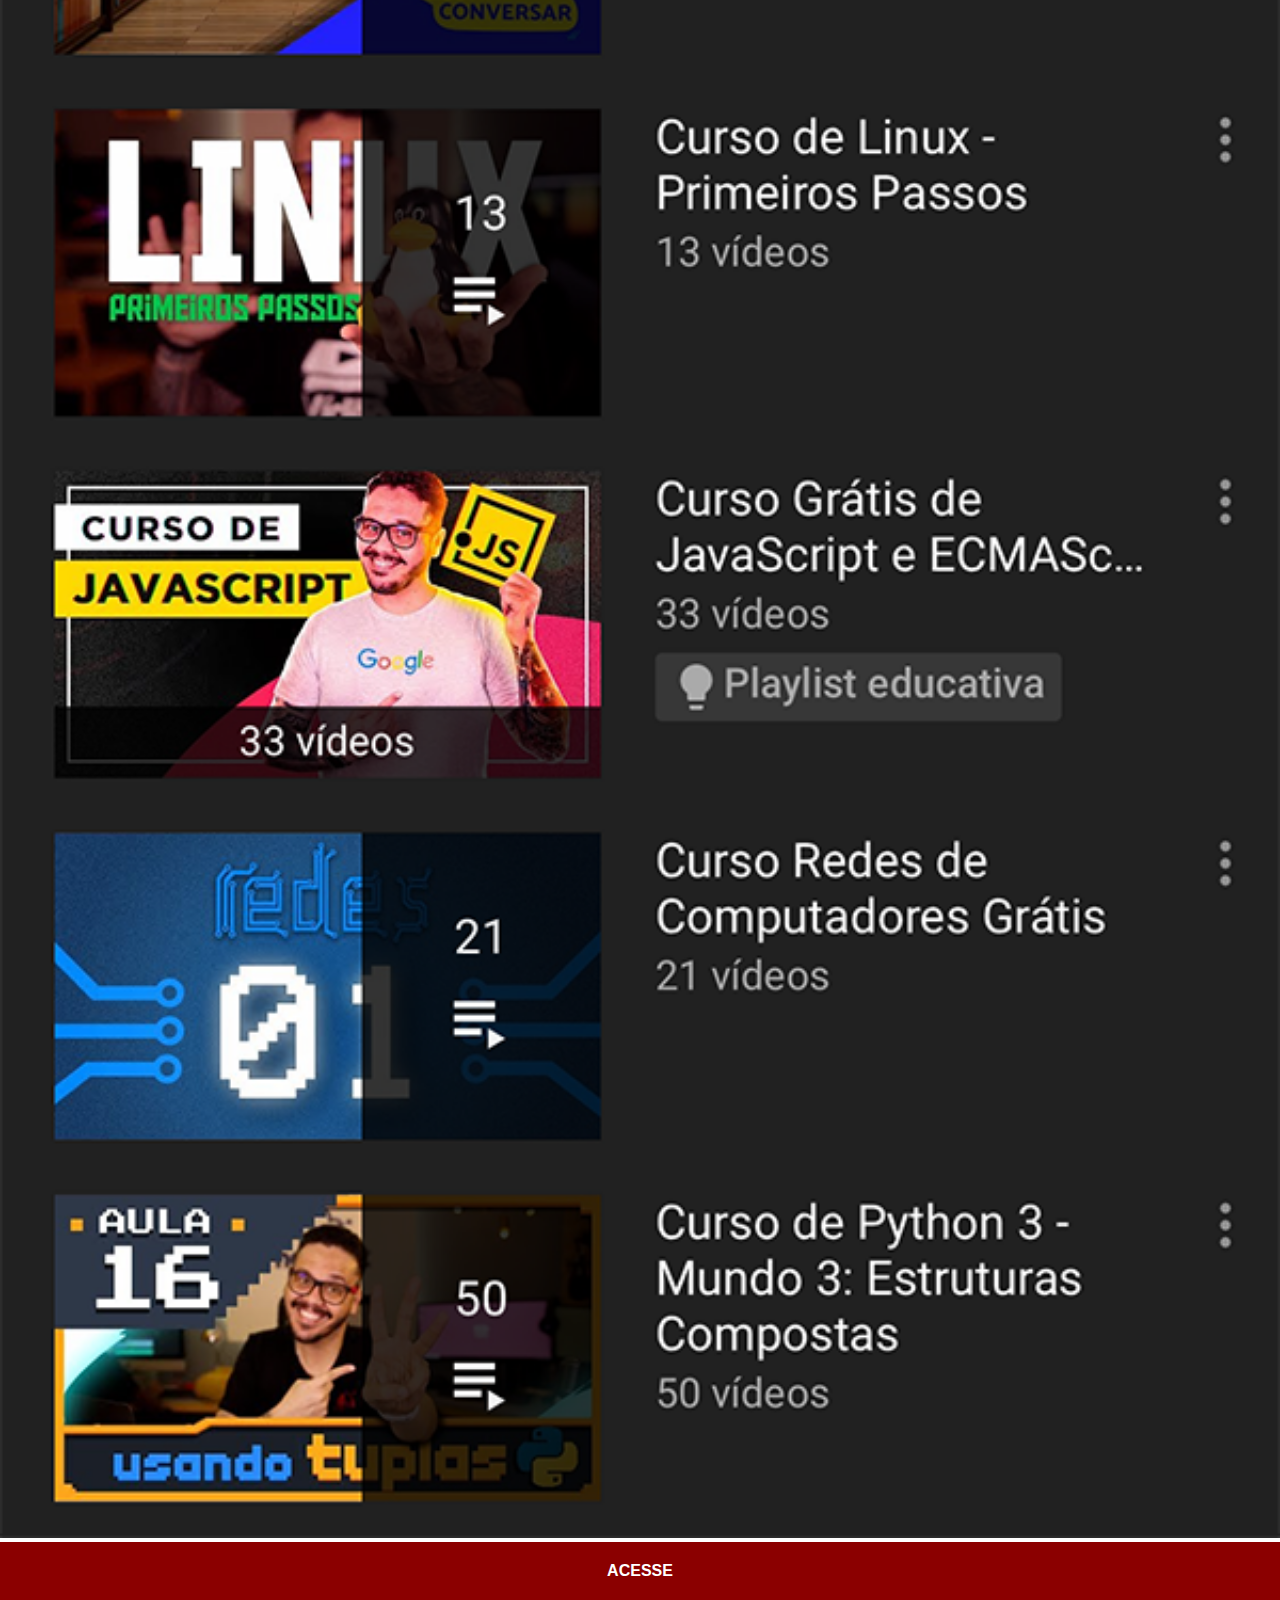
<file: youtube.html>
<!DOCTYPE html>
<html lang="pt-br">
<head>
    <meta charset="UTF-8">
    <meta http-equiv="X-UA-Compatible" content="IE=edge">
    <meta name="viewport" content="width=device-width, initial-scale=1.0">
    <link rel="stylesheet" href="estilos/social.css">
    <title>Youtube</title>
    <style>
       
    </style>
</head>
<body>
    <img src="imagens/tela-youtube.png" alt="Youtube">
    <a href="https://www.youtube.com/c/CursoemV%C3%ADdeo" target="_blank">ACESSE</a>
</body>
</html>
</file>
<file: estilos/style.css>
@charset "UTF-8";

*{
    margin: 0px;
    padding: 0px;
    font-family: Arial, Helvetica, sans-serif;
}

html, body{
    height: 100vh;
    width: 100vw;
    background-color: black;
}

body{
    background: url('../imagens/fundo-madeira.jpg') no-repeat top center;
    background-size: cover;
    background-attachment: fixed;
}
main{
    position: relative;
    height: 100vh;
}

#telefone{
    position: absolute;
    width: 311px;
    height: 627px;
    transform: translate(-50%, -50%);
    top: 50%;
    left: 50%;
    background-image: url('../imagens/frame-iphone.png');
    background-repeat: no-repeat;
}

#tela{
    position: relative;
    top: 80px;
    left: 22px;
    width: 267px;
    height: 471px;
}

#redes-sociais img{
    width: 60px;
    margin: 10px;
    border-radius: 50%;
    box-shadow: 2px 2px 5px rgba(0, 0, 0, 0.601);
    box-sizing: border-box;
}

#redes-sociais img:hover{
    border: 2px solid rgba(255, 255, 255, 0.675);
    transform: translate(3px, -3px);
    box-shadow: 5px 5px 10px rgba(0, 0, 0, 0.382);
    transition: transform 0.3s, border 0.2s;
}
</file>
<file: projetosocial/estilos/style.css>
@charset "UTF-8";

*{
    margin: 0px;
    padding: 0px;
    font-family: Arial, Helvetica, sans-serif;
}

html, body{
    height: 100vh;
    width: 100vw;
    background-color: black;
}

body{
    background-image: url('../imagens/fundo-madeira.jpg');
    background-repeat: no-repeat;
    background-position: center;
    background-size: cover;
    background-attachment: fixed;
}
main{
    position: relative;
    height: 100vh;
}

#telefone{
    position: absolute;
    width: 311px;
    height: 627px;
    transform: translate(-50%, -50%);
    top: 50%;
    left: 50%;
    background-image: url('../imagens/frame-iphone.png');
    background-repeat: no-repeat;
}
</file>
<file: estilos/social.css>
@charset "UTF-8";

*{
    margin: 0px;
    padding: 0px;
}
::-webkit-scrollbar{
    width: 0px;
    height: 0px;
}
body{
    font-family: Arial, Helvetica, sans-serif;
}
img{
    width: 100vw;
}
a{
    background-color: darkred;
    color:white;
    display: block;
    text-align: center;
    text-decoration: none;
    font-weight: bolder;
    padding: 20px;
}
a:hover{
    background-color: red;
}
</file>
